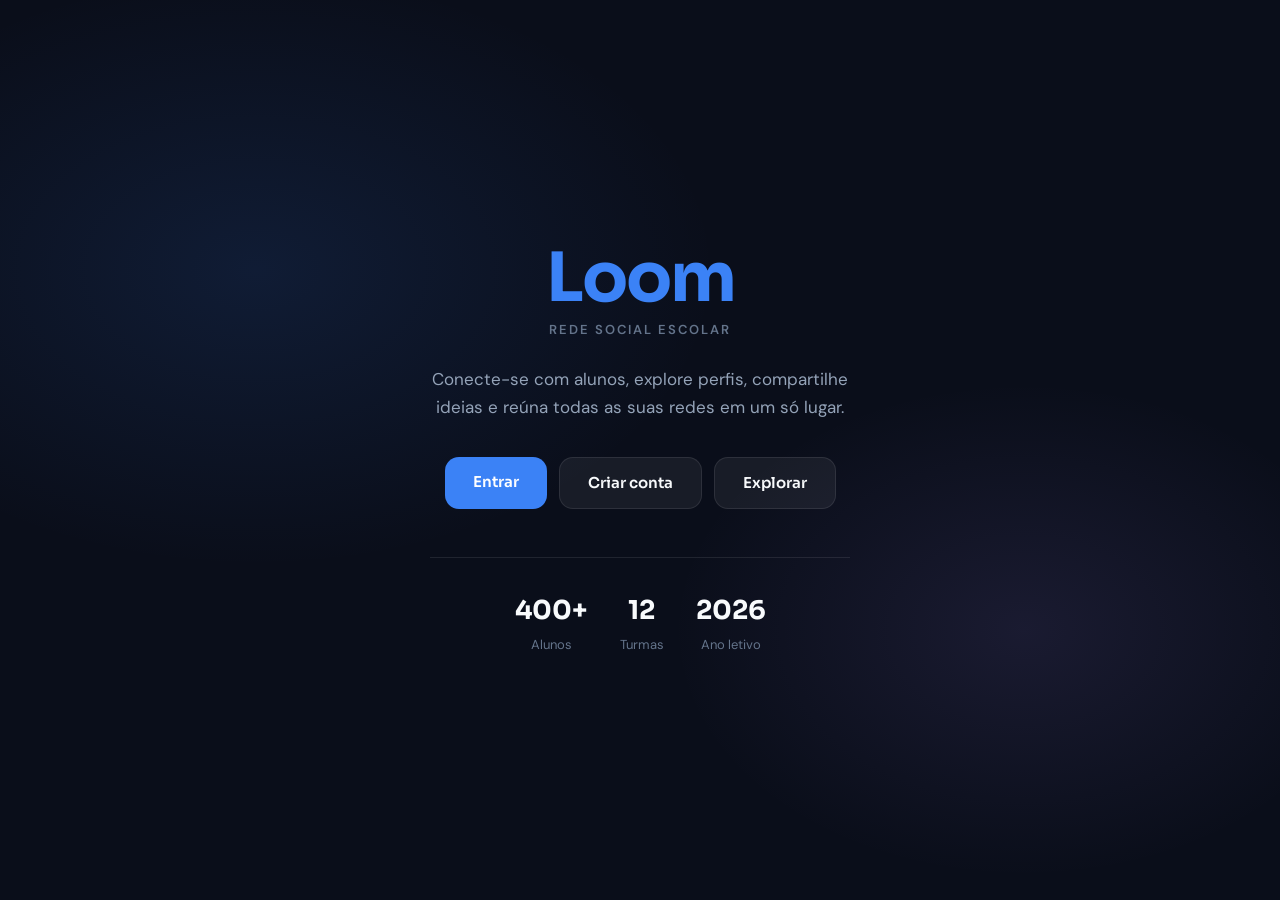
<file: index.html>
<!DOCTYPE html>
<html lang="pt-BR">
<head>
  <meta charset="UTF-8">
  <meta name="viewport" content="width=device-width, initial-scale=1.0">
  <title>Loom — Rede Social Escolar</title>
  <link rel="stylesheet" href="style.css">
</head>
<body class="home-body">

  <main class="home-container">
    <div class="logo-home">Loom</div>
    <p class="home-tagline">Rede Social Escolar</p>

    <p class="home-texto">
      Conecte-se com alunos, explore perfis, compartilhe ideias e reúna todas as suas redes em um só lugar.
    </p>

    <div class="home-botoes">
      <a href="login.html" class="btn-home btn-home-principal">Entrar</a>
      <a href="cadastro.html" class="btn-home btn-home-secundario">Criar conta</a>
      <a href="inicio.html" class="btn-home btn-home-secundario">Explorar</a>
    </div>

    <div class="home-stats">
      <div class="home-stat">
        <strong>400+</strong>
        <span>Alunos</span>
      </div>
      <div class="home-stat">
        <strong>12</strong>
        <span>Turmas</span>
      </div>
      <div class="home-stat">
        <strong>2026</strong>
        <span>Ano letivo</span>
      </div>
    </div>
  </main>

  <script src="script.js"></script>
</body>
</html>
</file>
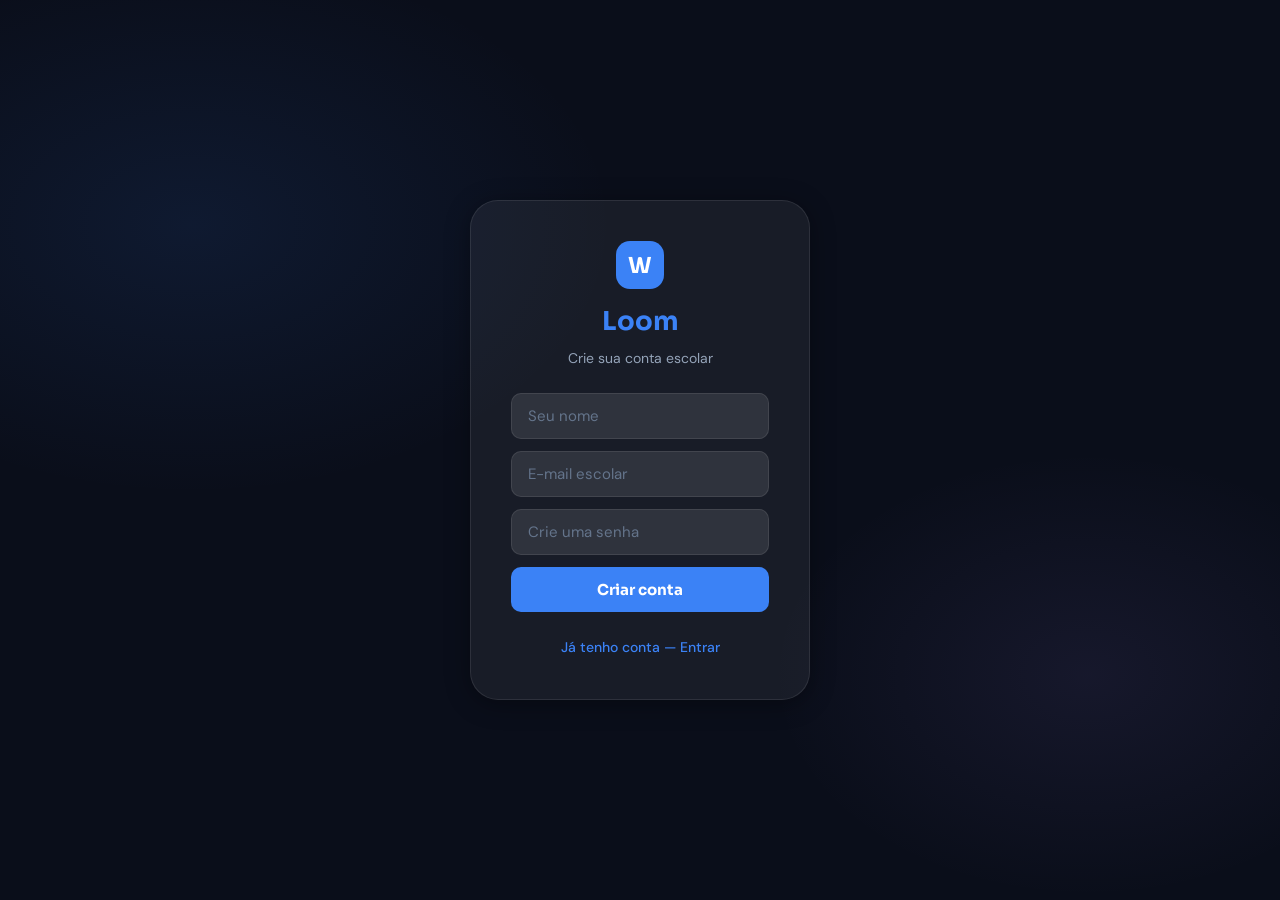
<file: cadastro.html>
<!DOCTYPE html>
<html lang="pt-BR">
<head>
  <meta charset="UTF-8">
  <meta name="viewport" content="width=device-width, initial-scale=1.0">
  <title>Loom — Cadastro</title>
  <link rel="stylesheet" href="style.css">
</head>
<body class="login-body">

  <div class="login-container">
    <div class="login-box">
      <div class="login-logo">
        <div class="logo-icon">W</div>
      </div>
      <h1>Loom</h1>
      <p>Crie sua conta escolar</p>

      <input type="text" id="nomeCadastro" placeholder="Seu nome">
      <input type="email" id="emailCadastro" placeholder="E-mail escolar">
      <input type="password" id="senhaCadastro" placeholder="Crie uma senha">

      <button onclick="fazerCadastro()">Criar conta</button>

      <a href="login.html" class="link">Já tenho conta — Entrar</a>
    </div>
  </div>

  <script src="script.js"></script>
</body>
</html>
</file>
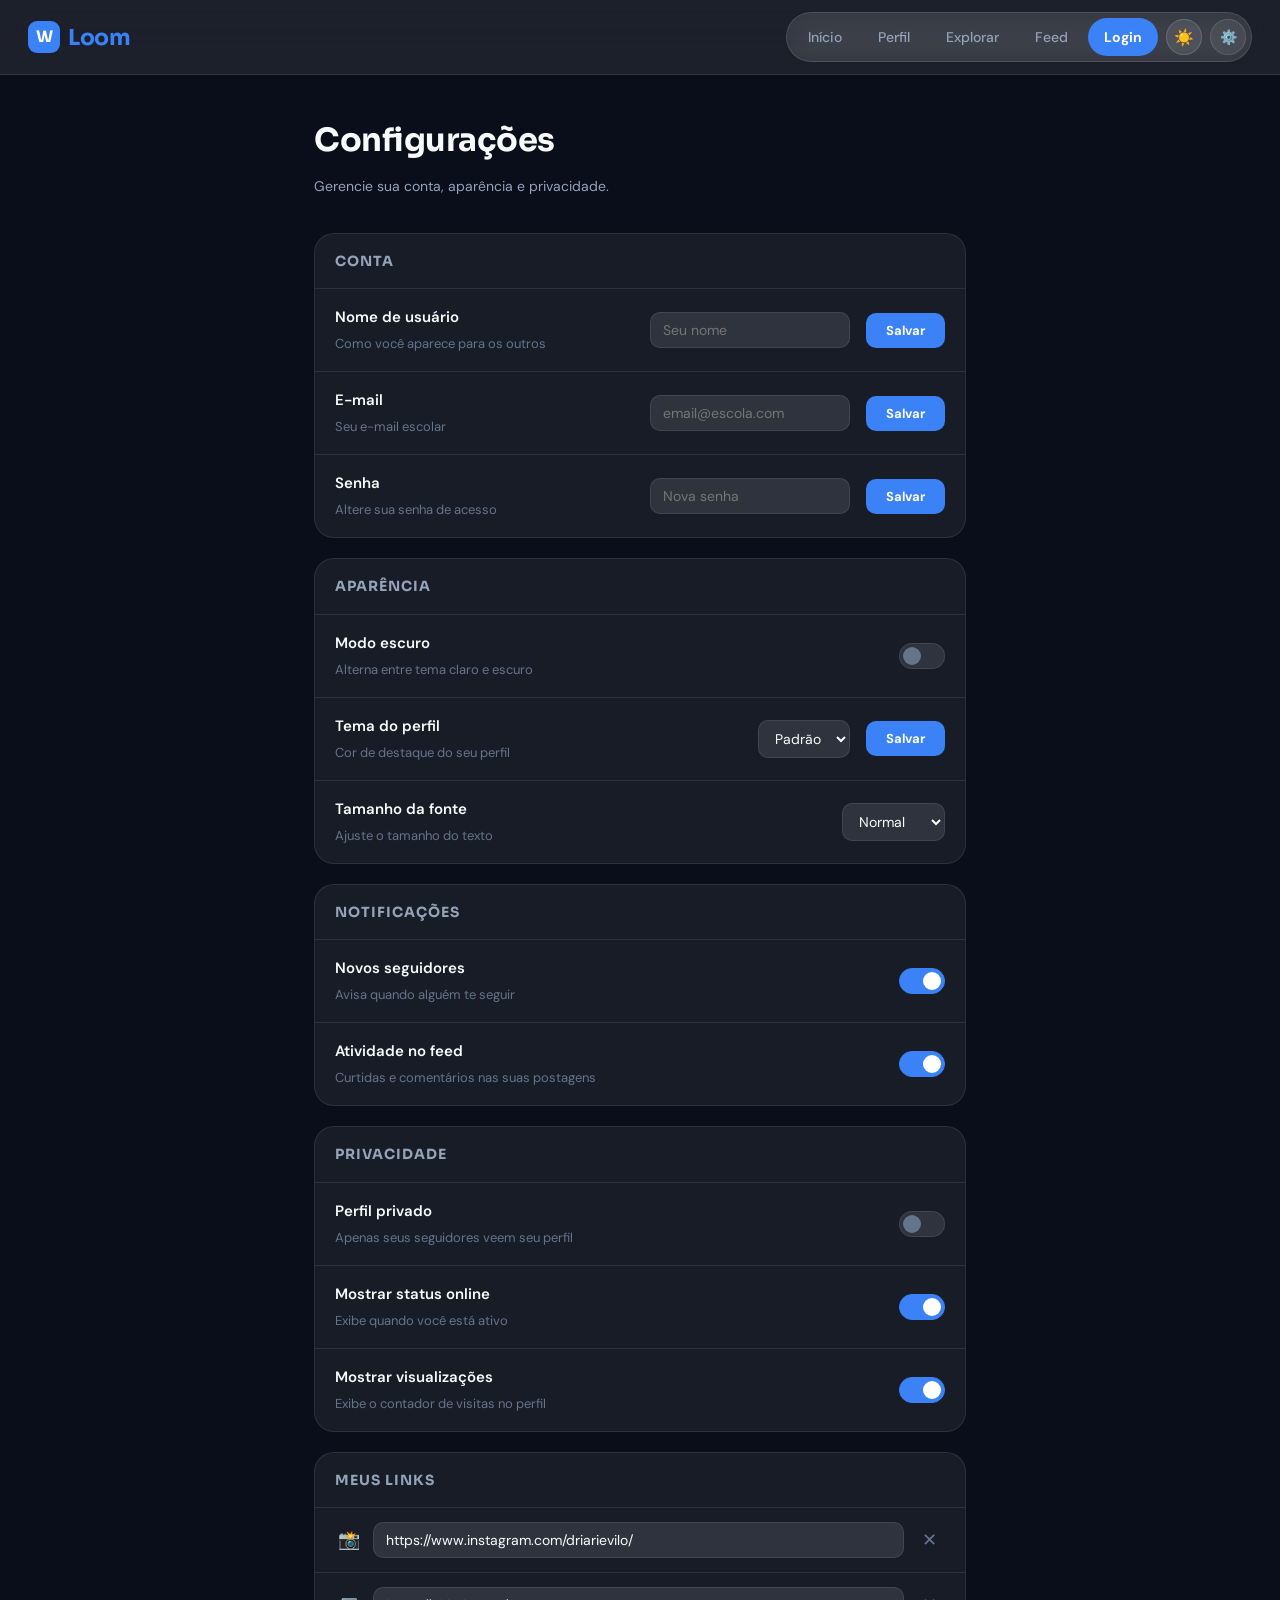
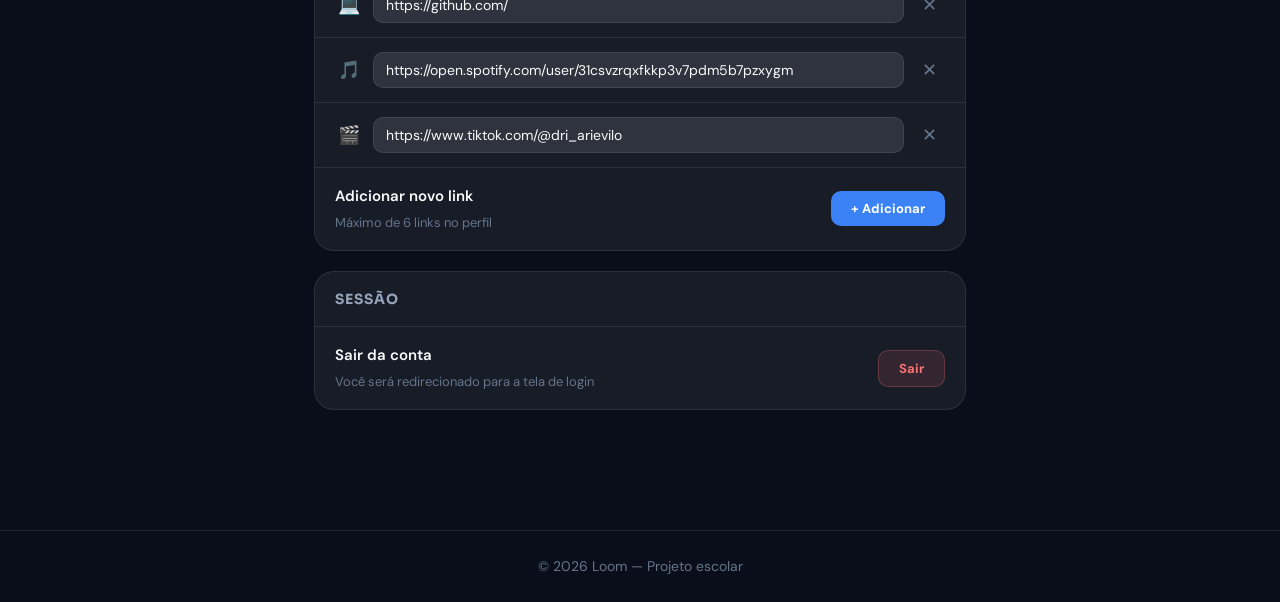
<file: configuracoes.html>
<!DOCTYPE html>
<html lang="pt-BR">
<head>
  <meta charset="UTF-8">
  <meta name="viewport" content="width=device-width, initial-scale=1.0">
  <title>Loom — Configurações</title>
  <link rel="stylesheet" href="style.css">
</head>
<body>

  <header class="topo">
    <a href="index.html" class="logo">
      <span class="logo-icon">W</span>
      Loom
    </a>
    <nav class="menu">
      <a href="inicio.html">Início</a>
      <a href="perfil.html">Perfil</a>
      <a href="explorar.html">Explorar</a>
      <a href="feed.html">Feed</a>
      <a href="login.html" class="btn-login">Login</a>
      <button class="theme-toggle" id="themeToggle" onclick="toggleTheme()">☀️</button>
      <a href="configuracoes.html" class="btn-config-header" title="Configurações">⚙️</a>
    </nav>
  </header>

  <main class="config-pagina">
    <h1>Configurações</h1>
    <p>Gerencie sua conta, aparência e privacidade.</p>

    <!-- CONTA -->
    <div class="config-secao">
      <div class="config-secao-titulo"> Conta</div>

      <div class="config-item">
        <div class="config-item-info">
          <label>Nome de usuário</label>
          <span>Como você aparece para os outros</span>
        </div>
        <input type="text" id="cfgNome" placeholder="Seu nome">
        <button class="btn-config-salvar" onclick="salvarNome()">Salvar</button>
      </div>

      <div class="config-item">
        <div class="config-item-info">
          <label>E-mail</label>
          <span>Seu e-mail escolar</span>
        </div>
        <input type="email" id="cfgEmail" placeholder="email@escola.com">
        <button class="btn-config-salvar" onclick="salvarEmail()">Salvar</button>
      </div>

      <div class="config-item">
        <div class="config-item-info">
          <label>Senha</label>
          <span>Altere sua senha de acesso</span>
        </div>
        <input type="password" id="cfgSenha" placeholder="Nova senha">
        <button class="btn-config-salvar" onclick="salvarSenha()">Salvar</button>
      </div>
    </div>

    <!-- APARÊNCIA -->
    <div class="config-secao">
      <div class="config-secao-titulo"> Aparência</div>

      <div class="config-item">
        <div class="config-item-info">
          <label>Modo escuro</label>
          <span>Alterna entre tema claro e escuro</span>
        </div>
        <label class="toggle">
          <input type="checkbox" id="toggleTema" onchange="toggleTheme()">
          <span class="toggle-slider"></span>
        </label>
      </div>

      <div class="config-item">
        <div class="config-item-info">
          <label>Tema do perfil</label>
          <span>Cor de destaque do seu perfil</span>
        </div>
        <select id="cfgTema" onchange="trocarTema(this.value)">
          <option value="padrao"> Padrão</option>
          <option value="rosa"> Rosa</option>
          <option value="verde"> Verde</option>
          <option value="roxo"> Roxo</option>
        </select>
        <button class="btn-config-salvar" onclick="salvarTema()">Salvar</button>
      </div>

      <div class="config-item">
        <div class="config-item-info">
          <label>Tamanho da fonte</label>
          <span>Ajuste o tamanho do texto</span>
        </div>
        <select id="cfgFonte" onchange="ajustarFonte(this.value)">
          <option value="14">Pequena</option>
          <option value="15" selected>Normal</option>
          <option value="17">Grande</option>
        </select>
      </div>
    </div>

    <!-- NOTIFICAÇÕES -->
    <div class="config-secao">
      <div class="config-secao-titulo"> Notificações</div>

      <div class="config-item">
        <div class="config-item-info">
          <label for="notifSeguidores">Novos seguidores</label>
          <span>Avisa quando alguém te seguir</span>
        </div>
        <label class="toggle">
          <input type="checkbox" id="notifSeguidores" checked>
          <span class="toggle-slider"></span>
        </label>
      </div>

      <div class="config-item">
        <div class="config-item-info">
          <label for="notifFeed">Atividade no feed</label>
          <span>Curtidas e comentários nas suas postagens</span>
        </div>
        <label class="toggle">
          <input type="checkbox" id="notifFeed" checked>
          <span class="toggle-slider"></span>
        </label>
      </div>
    </div>

    <!-- PRIVACIDADE -->
    <div class="config-secao">
      <div class="config-secao-titulo"> Privacidade</div>

      <div class="config-item">
        <div class="config-item-info">
          <label for="perfilPrivado">Perfil privado</label>
          <span>Apenas seus seguidores veem seu perfil</span>
        </div>
        <label class="toggle">
          <input type="checkbox" id="perfilPrivado">
          <span class="toggle-slider"></span>
        </label>
      </div>

      <div class="config-item">
        <div class="config-item-info">
          <label for="mostrarOnline">Mostrar status online</label>
          <span>Exibe quando você está ativo</span>
        </div>
        <label class="toggle">
          <input type="checkbox" id="mostrarOnline" checked>
          <span class="toggle-slider"></span>
        </label>
      </div>

      <div class="config-item">
        <div class="config-item-info">
          <label for="mostrarViews">Mostrar visualizações</label>
          <span>Exibe o contador de visitas no perfil</span>
        </div>
        <label class="toggle">
          <input type="checkbox" id="mostrarViews" checked>
          <span class="toggle-slider"></span>
        </label>
      </div>
    </div>

    <!-- LINKS -->
    <div class="config-secao">
      <div class="config-secao-titulo"> Meus Links</div>

      <div id="listaLinksConfig">
        <div class="config-link-item">
          <span class="emoji">📸</span>
          <input type="text" placeholder="Instagram — cole seu link aqui" value="https://www.instagram.com/driarievilo/">
          <button class="btn-remover-link" onclick="removerLink(this)">✕</button>
        </div>
        <div class="config-link-item">
          <span class="emoji">💻</span>
          <input type="text" placeholder="GitHub — cole seu link aqui" value="https://github.com/">
          <button class="btn-remover-link" onclick="removerLink(this)">✕</button>
        </div>
        <div class="config-link-item">
          <span class="emoji">🎵</span>
          <input type="text" placeholder="Spotify — cole seu link aqui" value="https://open.spotify.com/user/31csvzrqxfkkp3v7pdm5b7pzxygm">
          <button class="btn-remover-link" onclick="removerLink(this)">✕</button>
        </div>
        <div class="config-link-item">
          <span class="emoji">🎬</span>
          <input type="text" placeholder="TikTok — cole seu link aqui" value="https://www.tiktok.com/@dri_arievilo">
          <button class="btn-remover-link" onclick="removerLink(this)">✕</button>
        </div>
      </div>

      <div class="config-item" style="border-top: 1px solid var(--border);">
        <div class="config-item-info">
          <label>Adicionar novo link</label>
          <span>Máximo de 6 links no perfil</span>
        </div>
        <button class="btn-config-salvar" onclick="adicionarLink()">+ Adicionar</button>
      </div>
    </div>

    <!-- SESSÃO -->
    <div class="config-secao">
      <div class="config-secao-titulo"> Sessão</div>

      <div class="config-item">
        <div class="config-item-info">
          <label>Sair da conta</label>
          <span>Você será redirecionado para a tela de login</span>
        </div>
        <button class="btn-config-perigo" onclick="sairDaConta()">Sair</button>
      </div>
    </div>

  </main>

  <footer class="rodape">
    <p>© 2026 Loom — Projeto escolar</p>
  </footer>

  <script src="script.js"></script>
  <script>
    /* ── INIT CONFIGS ── */
    document.addEventListener("DOMContentLoaded", function () {
      const nome = localStorage.getItem("wrmNome") || "";
      const email = localStorage.getItem("wrmEmail") || "";
      const tema = localStorage.getItem("temaPerfil") || "padrao";
      const isLight = document.body.classList.contains("light");

      if (nome) document.getElementById("cfgNome").value = nome;
      if (email) document.getElementById("cfgEmail").value = email;
      document.getElementById("cfgTema").value = tema;
      document.getElementById("toggleTema").checked = isLight;

      const fonte = localStorage.getItem("wrmFonte") || "15";
      document.getElementById("cfgFonte").value = fonte;

      document.getElementById("perfilPrivado").checked = localStorage.getItem("wrmPrivado") === "true";
      document.getElementById("mostrarOnline").checked = localStorage.getItem("wrmOnline") !== "false";
      document.getElementById("mostrarViews").checked = localStorage.getItem("wrmViews") !== "false";
      document.getElementById("notifSeguidores").checked = localStorage.getItem("wrmNotifSeg") !== "false";
      document.getElementById("notifFeed").checked = localStorage.getItem("wrmNotifFeed") !== "false";

      document.getElementById("perfilPrivado").addEventListener("change", e => {
        localStorage.setItem("wrmPrivado", e.target.checked);
        showToast(e.target.checked ? "Perfil privado ativado." : "Perfil público.", "success");
      });
      document.getElementById("mostrarOnline").addEventListener("change", e => {
        localStorage.setItem("wrmOnline", e.target.checked);
        showToast("Preferência salva!", "success");
      });
      document.getElementById("mostrarViews").addEventListener("change", e => {
        localStorage.setItem("wrmViews", e.target.checked);
        showToast("Preferência salva!", "success");
      });
      document.getElementById("notifSeguidores").addEventListener("change", e => {
        localStorage.setItem("wrmNotifSeg", e.target.checked);
        showToast("Preferência salva!", "success");
      });
      document.getElementById("notifFeed").addEventListener("change", e => {
        localStorage.setItem("wrmNotifFeed", e.target.checked);
        showToast("Preferência salva!", "success");
      });
    });

    function salvarNome() {
      const val = document.getElementById("cfgNome").value.trim();
      if (!val) { showToast("Digite um nome!", "error"); return; }
      localStorage.setItem("wrmNome", val);
      showToast("✔ Nome atualizado!", "success");
    }

    function salvarEmail() {
      const val = document.getElementById("cfgEmail").value.trim();
      if (!val) { showToast("Digite um e-mail!", "error"); return; }
      localStorage.setItem("wrmEmail", val);
      showToast("✔ E-mail atualizado!", "success");
    }

    function salvarSenha() {
      const val = document.getElementById("cfgSenha").value;
      if (val.length < 6) { showToast("Senha muito curta!", "error"); return; }
      showToast("✔ Senha alterada!", "success");
      document.getElementById("cfgSenha").value = "";
    }

    function ajustarFonte(tamanho) {
      document.body.style.fontSize = tamanho + "px";
      localStorage.setItem("wrmFonte", tamanho);
      showToast("✔ Fonte ajustada!", "success");
    }

    function adicionarLink() {
      const lista = document.getElementById("listaLinksConfig");
      const itens = lista.querySelectorAll(".config-link-item");
      if (itens.length >= 6) { showToast("Máximo de 6 links!", "error"); return; }
      const div = document.createElement("div");
      div.className = "config-link-item";
      div.innerHTML = `
        <span class="emoji">🔗</span>
        <input type="text" placeholder="Cole seu link aqui">
        <button class="btn-remover-link" onclick="removerLink(this)">✕</button>
      `;
      lista.appendChild(div);
    }

    function removerLink(btn) {
      btn.closest(".config-link-item").remove();
      showToast("Link removido.", "");
    }

    function sairDaConta() {
      localStorage.removeItem("wrmLogado");
      showToast("Até logo!", "");
      setTimeout(() => window.location.href = "login.html", 800);
    }
  </script>
</body>
</html>
</file>
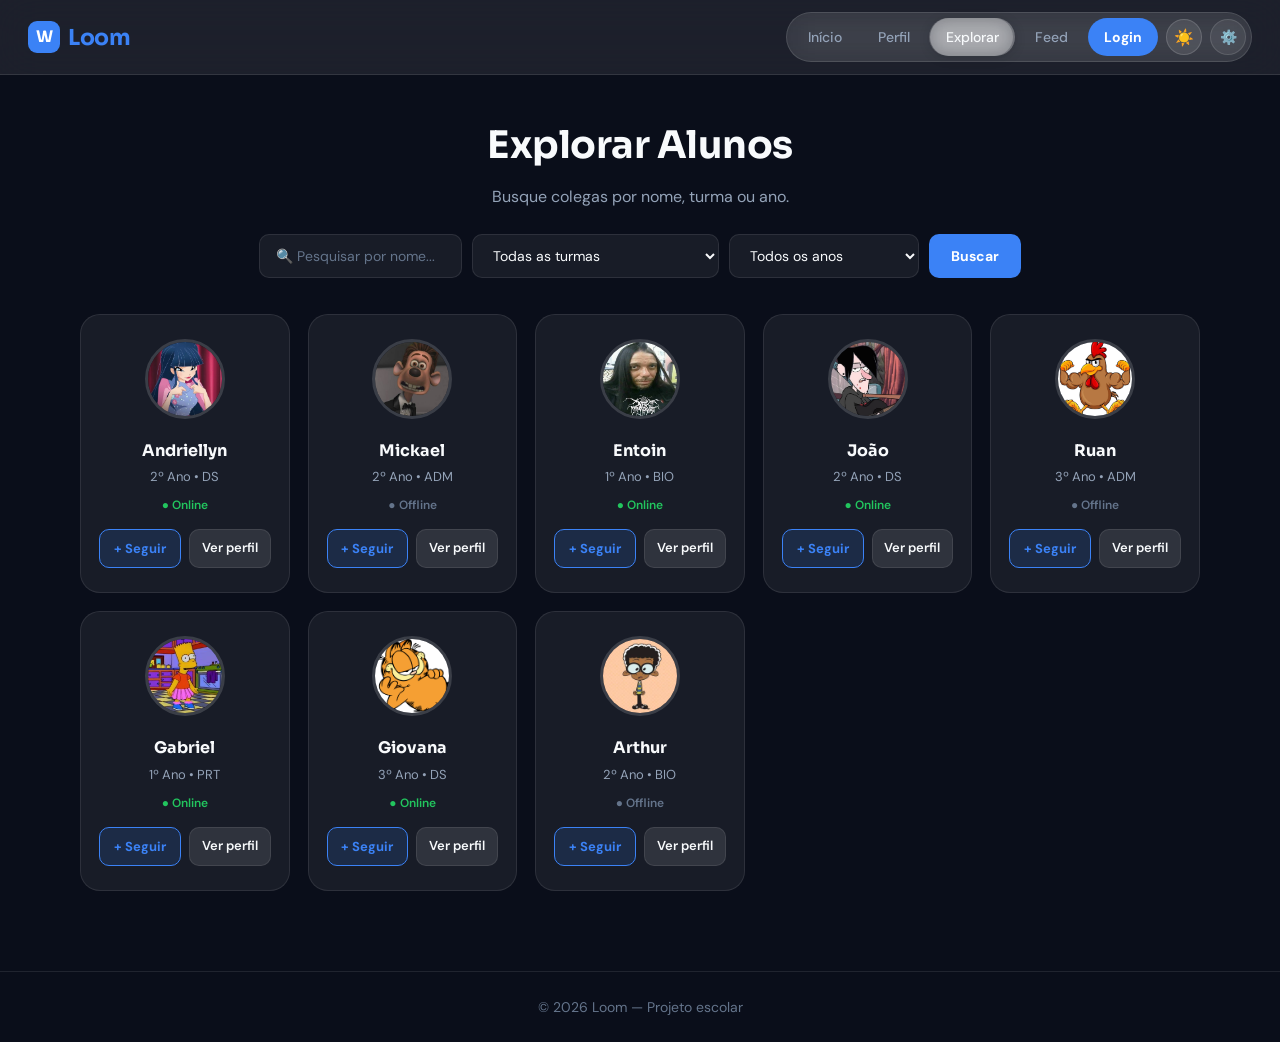
<file: explorar.html>
<!DOCTYPE html>
<html lang="pt-BR">
<head>
  <meta charset="UTF-8">
  <meta name="viewport" content="width=device-width, initial-scale=1.0">
  <title>Loom — Explorar</title>
  <link rel="stylesheet" href="style.css">
</head>
<body>

  <header class="topo">
    <a href="index.html" class="logo">
      <span class="logo-icon">W</span>
      Loom
    </a>
    <nav class="menu">
      <a href="inicio.html">Início</a>
      <a href="perfil.html">Perfil</a>
      <a href="explorar.html" class="active">Explorar</a>
      <a href="feed.html">Feed</a>
      <a href="login.html" class="btn-login">Login</a>
      <button class="theme-toggle" id="themeToggle" onclick="toggleTheme()">☀️</button>
      <a href="configuracoes.html" class="btn-config-header" title="Configurações">⚙️</a>
    </nav>
  </header>

  <main class="pagina-explorar">
    <section class="explorar-topo">
      <h1>Explorar Alunos</h1>
      <p>Busque colegas por nome, turma ou ano.</p>

      <div class="filtros">
        <input type="text" id="pesquisa" placeholder="🔍 Pesquisar por nome...">

        <select id="filtroTurma">
          <option value="">Todas as turmas</option>
          <option value="DS">Desenvolvimento de Sistemas</option>
          <option value="ADM">Administração</option>
          <option value="PRT">Portos</option>
          <option value="BIO">Bioeconomia</option>
        </select>

        <select id="filtroAno">
          <option value="">Todos os anos</option>
          <option value="1">1º Ano</option>
          <option value="2">2º Ano</option>
          <option value="3">3º Ano</option>
        </select>

        <button onclick="filtrarAlunos()">Buscar</button>
      </div>
    </section>

    <p id="semResultados" style="display:none;text-align:center;color:var(--text-muted);padding:30px 0;font-size:16px;">
      Nenhum aluno encontrado com esses filtros.
    </p>

    <section class="grid-alunos" id="listaAlunos">

      <div class="aluno-card" data-nome="Andriellyn" data-turma="DS" data-ano="2">
        <img src="img/musa.jpg" alt="Andriellyn" onerror="this.src='img/musa.jpg';">
        <h3>Andriellyn</h3>
        <p>2º Ano • DS</p>
        <span class="status-card online-texto">● Online</span>
        <div class="aluno-acoes">
          <button class="btn-seguir" onclick="seguirAluno(this)">+ Seguir</button>
          <a href="perfil.html" class="btn-ver-perfil">Ver perfil</a>
        </div>
      </div>

      <div class="aluno-card" data-nome="Mickael" data-turma="ADM" data-ano="2">
        <img src="img/ratopor.jpg" alt="Mickael" onerror="this.src='img/ratopor.jpg';">
        <h3>Mickael</h3>
        <p>2º Ano • ADM</p>
        <span class="status-card offline-texto">● Offline</span>
        <div class="aluno-acoes">
          <button class="btn-seguir" onclick="seguirAluno(this)">+ Seguir</button>
          <a href="perfil.html" class="btn-ver-perfil">Ver perfil</a>
        </div>
      </div>

      <div class="aluno-card" data-nome="Entoin" data-turma="BIO" data-ano="1">
        <img src="img/bluez.jpg" alt="Entoin" onerror="this.src='img/bluez.jpg';">
        <h3>Entoin</h3>
        <p>1º Ano • BIO</p>
        <span class="status-card online-texto">● Online</span>
        <div class="aluno-acoes">
          <button class="btn-seguir" onclick="seguirAluno(this)">+ Seguir</button>
          <a href="perfil.html" class="btn-ver-perfil">Ver perfil</a>
        </div>
      </div>

      <div class="aluno-card" data-nome="João" data-turma="DS" data-ano="2">
        <img src="img/joao.jpg" alt="João" onerror="this.src='img/joao.jpg';">
        <h3>João</h3>
        <p>2º Ano • DS</p>
        <span class="status-card online-texto">● Online</span>
        <div class="aluno-acoes">
          <button class="btn-seguir" onclick="seguirAluno(this)">+ Seguir</button>
          <a href="perfil.html" class="btn-ver-perfil">Ver perfil</a>
        </div>
      </div>

      <div class="aluno-card" data-nome="Ruan" data-turma="ADM" data-ano="3">
        <img src="img/rua.jpg" alt="Ruan" onerror="this.src='img/rua.jpg';">
        <h3>Ruan</h3>
        <p>3º Ano • ADM</p>
        <span class="status-card offline-texto">● Offline</span>
        <div class="aluno-acoes">
          <button class="btn-seguir" onclick="seguirAluno(this)">+ Seguir</button>
          <a href="perfil.html" class="btn-ver-perfil">Ver perfil</a>
        </div>
      </div>

      <div class="aluno-card" data-nome="Gabriel" data-turma="PRT" data-ano="1">
        <img src="img/gabriel.jpg" alt="Gabriel" onerror="this.src='img/gabriel.jpg';">
        <h3>Gabriel</h3>
        <p>1º Ano • PRT</p>
        <span class="status-card online-texto">● Online</span>
        <div class="aluno-acoes">
          <button class="btn-seguir" onclick="seguirAluno(this)">+ Seguir</button>
          <a href="perfil.html" class="btn-ver-perfil">Ver perfil</a>
        </div>
      </div>

      <div class="aluno-card" data-nome="Giovana" data-turma="DS" data-ano="3">
        <img src="img/gio.png" alt="Giovana" onerror="this.src='img/gio.png';">
        <h3>Giovana</h3>
        <p>3º Ano • DS</p>
        <span class="status-card online-texto">● Online</span>
        <div class="aluno-acoes">
          <button class="btn-seguir" onclick="seguirAluno(this)">+ Seguir</button>
          <a href="perfil.html" class="btn-ver-perfil">Ver perfil</a>
        </div>
      </div>

      <div class="aluno-card" data-nome="Arthur" data-turma="BIO" data-ano="2">
        <img src="img/arthur.jpg" alt="Arthur" onerror="this.src='img/arthur.jpg';">
        <h3>Arthur</h3>
        <p>2º Ano • BIO</p>
        <span class="status-card offline-texto">● Offline</span>
        <div class="aluno-acoes">
          <button class="btn-seguir" onclick="seguirAluno(this)">+ Seguir</button>
          <a href="perfil.html" class="btn-ver-perfil">Ver perfil</a>
        </div>
      </div>

    </section>
  </main>

  <footer class="rodape">
    <p>© 2026 Loom — Projeto escolar</p>
  </footer>

  <script src="script.js"></script>
</body>
</html>
</file>
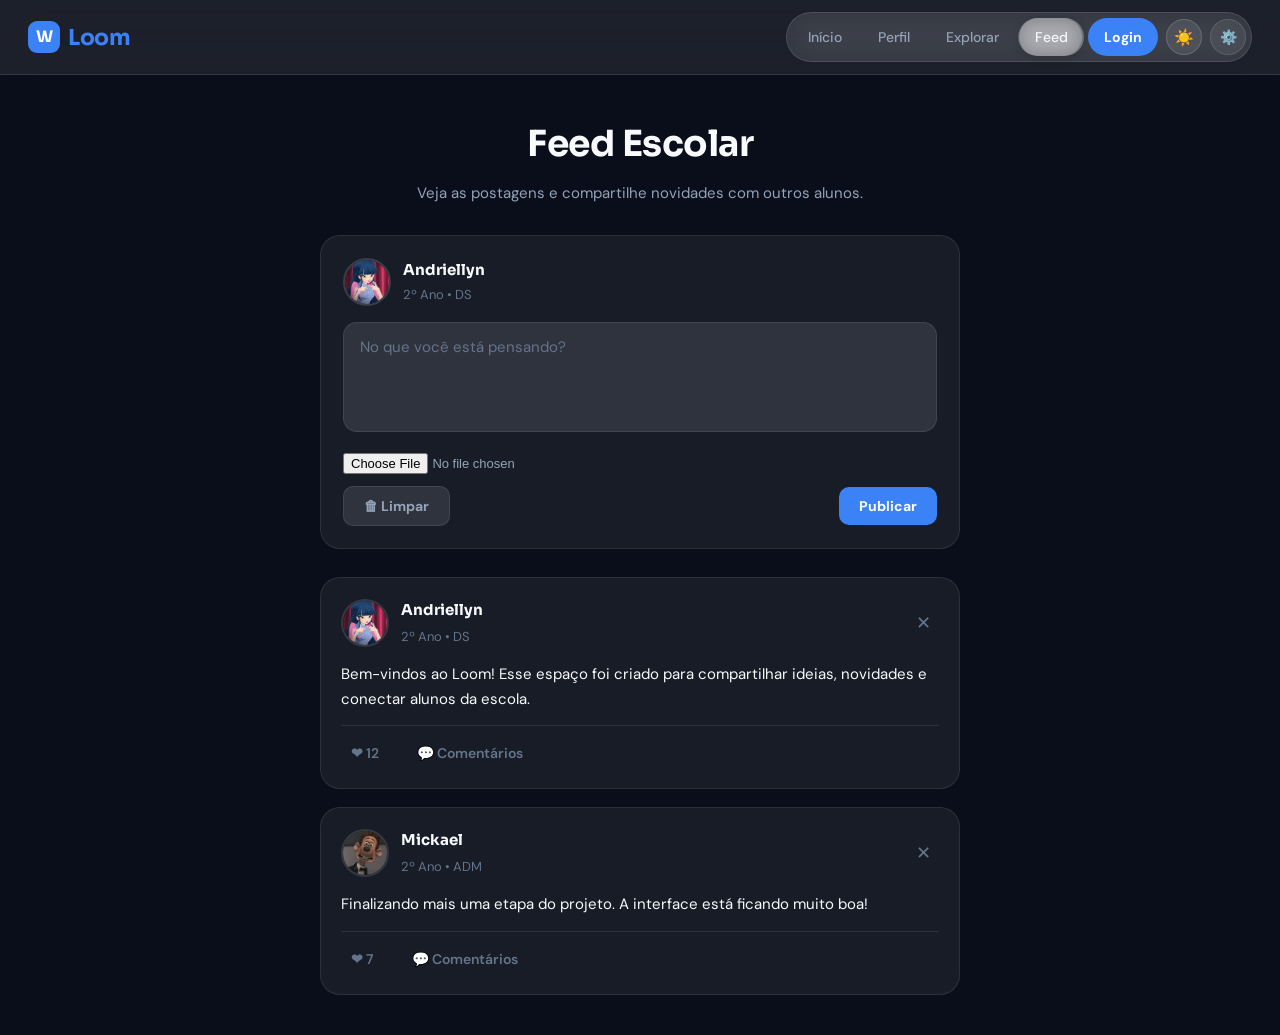
<file: feed.html>
<!DOCTYPE html>
<html lang="pt-BR">
<head>
  <meta charset="UTF-8">
  <meta name="viewport" content="width=device-width, initial-scale=1.0">
  <title>Loom — Feed</title>
  <link rel="stylesheet" href="style.css">
</head>
<body>

  <header class="topo">
    <a href="index.html" class="logo">
      <span class="logo-icon">W</span>
      Loom
    </a>
    <nav class="menu">
      <a href="inicio.html">Início</a>
      <a href="perfil.html">Perfil</a>
      <a href="explorar.html">Explorar</a>
      <a href="feed.html" class="active">Feed</a>
      <a href="login.html" class="btn-login">Login</a>
      <button class="theme-toggle" id="themeToggle" onclick="toggleTheme()">☀️</button>
      <a href="configuracoes.html" class="btn-config-header" title="Configurações">⚙️</a>
    </nav>
  </header>

  <main class="feed-pagina">

    <section class="feed-topo">
      <h1>Feed Escolar</h1>
      <p>Veja as postagens e compartilhe novidades com outros alunos.</p>
    </section>

    <!-- Criar postagem -->
    <section class="criar-postagem">
      <div class="criar-topo">
        <img src="img/musa.jpg" alt="Minha foto" onerror="this.src='img/musa.jpg';">
        <div>
          <h3>Andriellyn</h3>
          <span>2º Ano • DS</span>
        </div>
      </div>

      <textarea id="textoPostagem" placeholder="No que você está pensando?"></textarea>
      <input type="file" id="imagemPostagem" accept="image/*">

      <div class="acoes-postagem">
        <button class="btn-limpar-post" onclick="limparPostagem()">🗑 Limpar</button>
        <button class="btn-publicar" onclick="criarPostagem()"> Publicar</button>
      </div>
    </section>

    <!-- Lista de postagens -->
    <section class="lista-postagens" id="listaPostagens">

      <div class="post-card">
        <div class="post-topo-card">
          <div class="post-topo-info">
            <img src="img/musa.jpg" alt="Foto" onerror="this.src='img/musa.jpg';">
            <div>
              <h3>Andriellyn</h3>
              <span>2º Ano • DS</span>
            </div>
          </div>
          <button class="btn-excluir-post" onclick="excluirPost(this)" title="Excluir postagem">✕</button>
        </div>

        <p class="post-texto">
          Bem-vindos ao Loom! Esse espaço foi criado para compartilhar ideias, novidades e conectar alunos da escola.
        </p>

        <div class="post-acoes">
          <button onclick="curtirPost(this)" data-count="12" data-curtido="0">❤ 12</button>
          <button onclick="mostrarComentarios(this)">💬 Comentários</button>
        </div>

        <div class="comentarios" style="display: none;">
          <div class="lista-comentarios">
            <p><strong style="color:var(--accent)">Mickael</strong> Que projeto incrível! </p>
          </div>
          <div class="comentario-row">
            <input type="text" placeholder="Escreva um comentário..." class="input-comentario">
            <button class="btn-enviar-comentario" onclick="comentarPost(this)">Enviar</button>
          </div>
        </div>
      </div>

      <div class="post-card">
        <div class="post-topo-card">
          <div class="post-topo-info">
            <img src="img/ratopor.jpg" alt="Foto" onerror="this.src='img/ratopor.jpg';">
            <div>
              <h3>Mickael</h3>
              <span>2º Ano • ADM</span>
            </div>
          </div>
          <button class="btn-excluir-post" onclick="excluirPost(this)" title="Excluir postagem">✕</button>
        </div>

        <p class="post-texto">
          Finalizando mais uma etapa do projeto. A interface está ficando muito boa! 
        </p>

        <div class="post-acoes">
          <button onclick="curtirPost(this)" data-count="7" data-curtido="0">❤ 7</button>
          <button onclick="mostrarComentarios(this)">💬 Comentários</button>
        </div>

        <div class="comentarios" style="display: none;">
          <div class="lista-comentarios"></div>
          <div class="comentario-row">
            <input type="text" placeholder="Escreva um comentário..." class="input-comentario">
            <button class="btn-enviar-comentario" onclick="comentarPost(this)">Enviar</button>
          </div>
        </div>
      </div>

    </section>
  </main>

  <script src="script.js"></script>
</body>
</html>
</file>
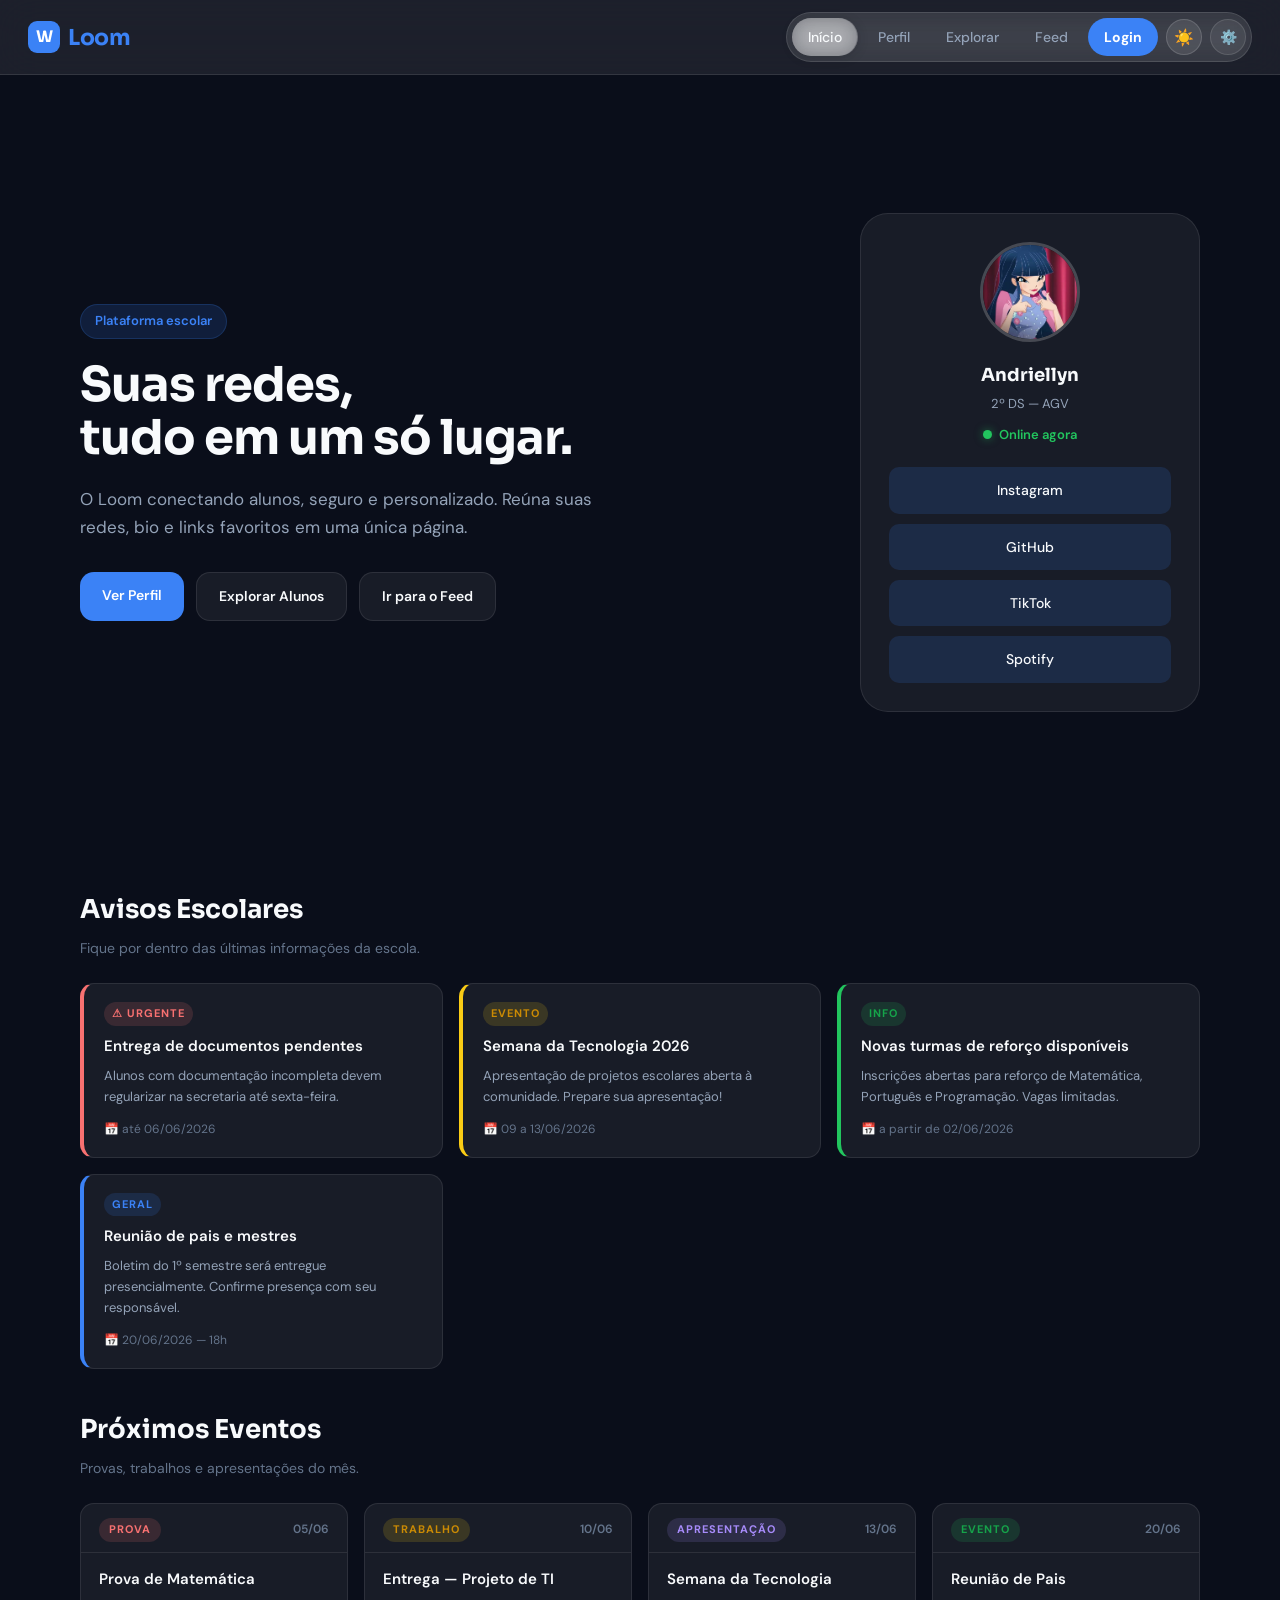
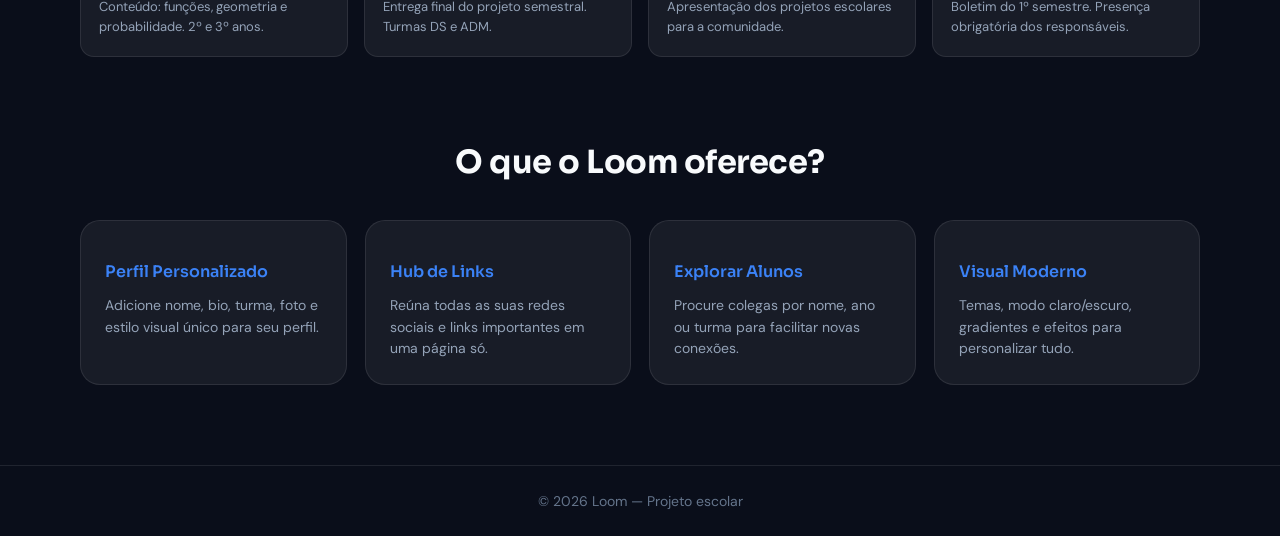
<file: inicio.html>
<!DOCTYPE html>
<html lang="pt-BR">
<head>
  <meta charset="UTF-8">
  <meta name="viewport" content="width=device-width, initial-scale=1.0">
  <title>Loom — Início</title>
  <link rel="stylesheet" href="style.css">
</head>
<body>

  <header class="topo">
    <a href="index.html" class="logo">
      <span class="logo-icon">W</span>
      Loom
    </a>
    <nav class="menu">
      <a href="inicio.html" class="active">Início</a>
      <a href="perfil.html">Perfil</a>
      <a href="explorar.html">Explorar</a>
      <a href="feed.html">Feed</a>
      <a href="login.html" class="btn-login">Login</a>
      <button class="theme-toggle" id="themeToggle" onclick="toggleTheme()">☀️</button>
      <a href="configuracoes.html" class="btn-config-header" title="Configurações">⚙️</a>
    </nav>
  </header>

  <main class="hero">
    <section class="hero-texto">
      <span class="tag"> Plataforma escolar</span>

      <h1>Suas redes,<br>tudo em um só lugar.</h1>

      <p>
        O Loom conectando alunos, seguro e personalizado. Reúna suas redes, bio e links favoritos em uma única página.
      </p>

      <div class="botoes-hero">
        <a href="perfil.html" class="btn principal">Ver Perfil</a>
        <a href="explorar.html" class="btn secundario">Explorar Alunos</a>
        <a href="feed.html" class="btn secundario">Ir para o Feed</a>
      </div>
    </section>

    <section class="hero-card">
      <div class="mini-perfil">
        <img src="img/musa.jpg" alt="Foto do aluno" onerror="this.src='img/musa.jpg';">
        <h2>Andriellyn</h2>
        <p>2º DS — AGV</p>
        <div class="status">
          <span class="bolinha online"></span>
          <span style="font-size:13px;color:var(--green);font-weight:600;">Online agora</span>
        </div>
      </div>

      <div class="mini-links">
        <a href="https://www.instagram.com/driarievilo/" target="_blank" rel="noopener noreferrer"> Instagram</a>
        <a href="https://github.com/" target="_blank" rel="noopener noreferrer"> GitHub</a>
        <a href="https://www.tiktok.com/@dri_arievilo" target="_blank" rel="noopener noreferrer"> TikTok</a>
        <a href="https://open.spotify.com/user/31csvzrqxfkkp3v7pdm5b7pzxygm" target="_blank" rel="noopener noreferrer"> Spotify</a>
      </div>
    </section>
  </main>

  <section class="avisos-section">
    <h2>Avisos Escolares</h2>
    <p class="secao-sub">Fique por dentro das últimas informações da escola.</p>

    <div class="avisos-grid">
      <div class="aviso-card urgente">
        <span class="aviso-badge badge-urgente">⚠ Urgente</span>
        <div class="aviso-titulo">Entrega de documentos pendentes</div>
        <div class="aviso-desc">Alunos com documentação incompleta devem regularizar na secretaria até sexta-feira.</div>
        <div class="aviso-data">📅 até 06/06/2026</div>
      </div>

      <div class="aviso-card evento">
        <span class="aviso-badge badge-evento"> Evento</span>
        <div class="aviso-titulo">Semana da Tecnologia 2026</div>
        <div class="aviso-desc">Apresentação de projetos escolares aberta à comunidade. Prepare sua apresentação!</div>
        <div class="aviso-data">📅 09 a 13/06/2026</div>
      </div>

      <div class="aviso-card info">
        <span class="aviso-badge badge-info"> Info</span>
        <div class="aviso-titulo">Novas turmas de reforço disponíveis</div>
        <div class="aviso-desc">Inscrições abertas para reforço de Matemática, Português e Programação. Vagas limitadas.</div>
        <div class="aviso-data">📅 a partir de 02/06/2026</div>
      </div>

      <div class="aviso-card">
        <span class="aviso-badge badge-normal"> Geral</span>
        <div class="aviso-titulo">Reunião de pais e mestres</div>
        <div class="aviso-desc">Boletim do 1º semestre será entregue presencialmente. Confirme presença com seu responsável.</div>
        <div class="aviso-data">📅 20/06/2026 — 18h</div>
      </div>
    </div>
  </section>

  <!-- EVENTOS / PROVAS -->
  <section class="eventos-section">
    <h2>Próximos Eventos</h2>
    <p class="secao-sub">Provas, trabalhos e apresentações do mês.</p>

    <div class="eventos-grid">
      <div class="evento-card">
        <div class="evento-header">
          <span class="evento-tipo tipo-prova">Prova</span>
          <span class="evento-data">05/06</span>
        </div>
        <div class="evento-body">
          <div class="evento-titulo">Prova de Matemática</div>
          <div class="evento-desc">Conteúdo: funções, geometria e probabilidade. 2º e 3º anos.</div>
        </div>
      </div>

      <div class="evento-card">
        <div class="evento-header">
          <span class="evento-tipo tipo-trabalho">Trabalho</span>
          <span class="evento-data">10/06</span>
        </div>
        <div class="evento-body">
          <div class="evento-titulo">Entrega — Projeto de TI</div>
          <div class="evento-desc">Entrega final do projeto semestral. Turmas DS e ADM.</div>
        </div>
      </div>

      <div class="evento-card">
        <div class="evento-header">
          <span class="evento-tipo tipo-apresentacao">Apresentação</span>
          <span class="evento-data">13/06</span>
        </div>
        <div class="evento-body">
          <div class="evento-titulo">Semana da Tecnologia</div>
          <div class="evento-desc">Apresentação dos projetos escolares para a comunidade.</div>
        </div>
      </div>

      <div class="evento-card">
        <div class="evento-header">
          <span class="evento-tipo tipo-evento">Evento</span>
          <span class="evento-data">20/06</span>
        </div>
        <div class="evento-body">
          <div class="evento-titulo">Reunião de Pais</div>
          <div class="evento-desc">Boletim do 1º semestre. Presença obrigatória dos responsáveis.</div>
        </div>
      </div>
    </div>
  </section>

  <!-- O QUE O Loom OFERECE -->
  <section class="beneficios">
    <h2>O que o Loom oferece?</h2>
    <div class="grid-cards">
      <div class="card">
        <span class="card-icon"></span>
        <h3>Perfil Personalizado</h3>
        <p>Adicione nome, bio, turma, foto e estilo visual único para seu perfil.</p>
      </div>
      <div class="card">
        <span class="card-icon"></span>
        <h3>Hub de Links</h3>
        <p>Reúna todas as suas redes sociais e links importantes em uma página só.</p>
      </div>
      <div class="card">
        <span class="card-icon"></span>
        <h3>Explorar Alunos</h3>
        <p>Procure colegas por nome, ano ou turma para facilitar novas conexões.</p>
      </div>
      <div class="card">
        <span class="card-icon"></span>
        <h3>Visual Moderno</h3>
        <p>Temas, modo claro/escuro, gradientes e efeitos para personalizar tudo.</p>
      </div>
    </div>
  </section>

  <footer class="rodape">
    <p>© 2026 Loom — Projeto escolar</p>
  </footer>

  <script src="script.js"></script>
</body>
</html>
</file>
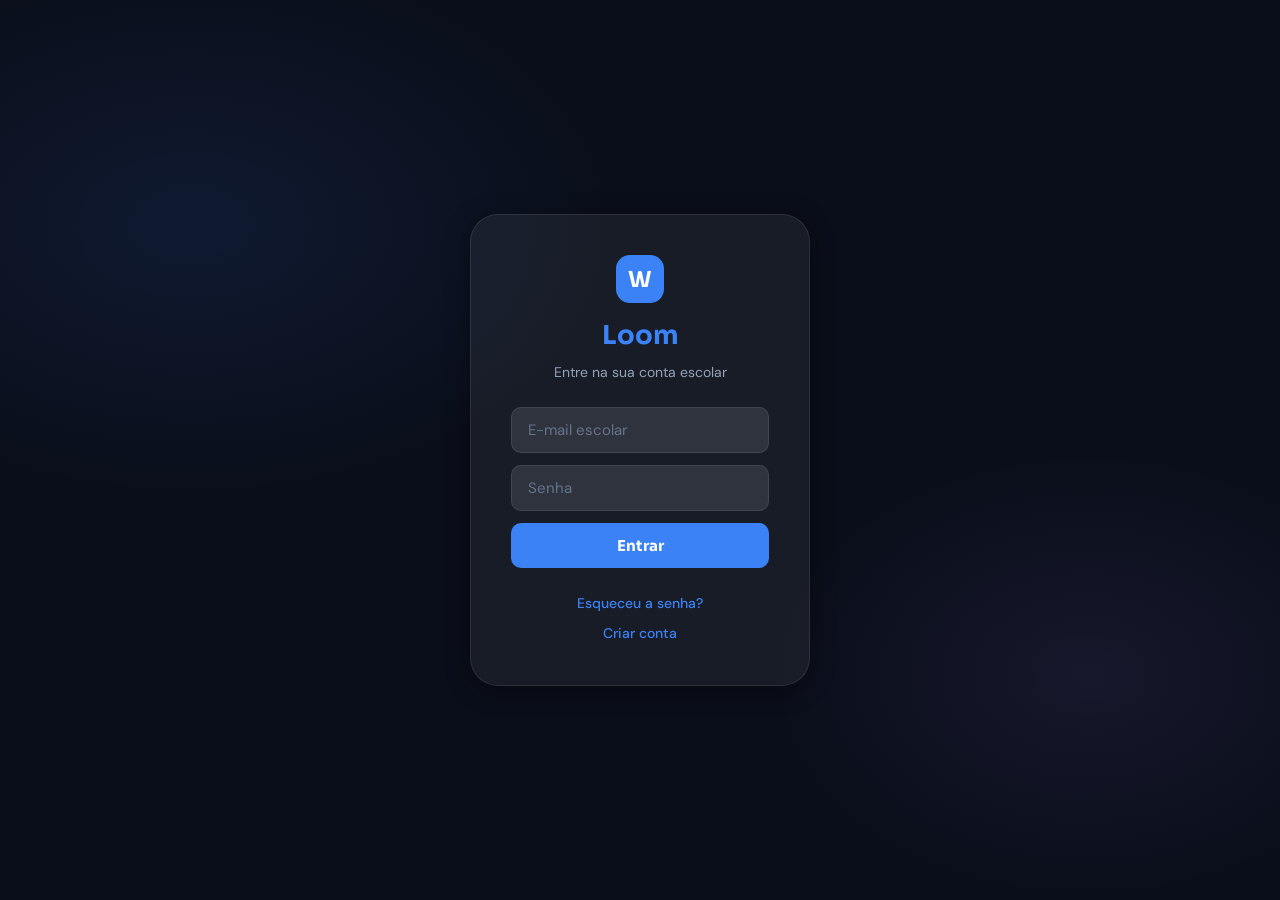
<file: login.html>
<!DOCTYPE html>
<html lang="pt-BR">
<head>
  <meta charset="UTF-8">
  <meta name="viewport" content="width=device-width, initial-scale=1.0">
  <title>Loom — Login</title>
  <link rel="stylesheet" href="style.css">
</head>
<body class="login-body">

  <div class="login-container">
    <div class="login-box">
      <div class="login-logo">
        <div class="logo-icon">W</div>
      </div>
      <h1>Loom</h1>
      <p>Entre na sua conta escolar</p>

      <input type="email" id="email" placeholder="E-mail escolar">
      <input type="password" id="senha" placeholder="Senha">

      <button onclick="fazerLogin()">Entrar</button>

      <a href="#" class="link">Esqueceu a senha?</a>
      <a href="cadastro.html" class="link">Criar conta</a>
    </div>
  </div>

  <script src="script.js"></script>
</body>
</html>
</file>
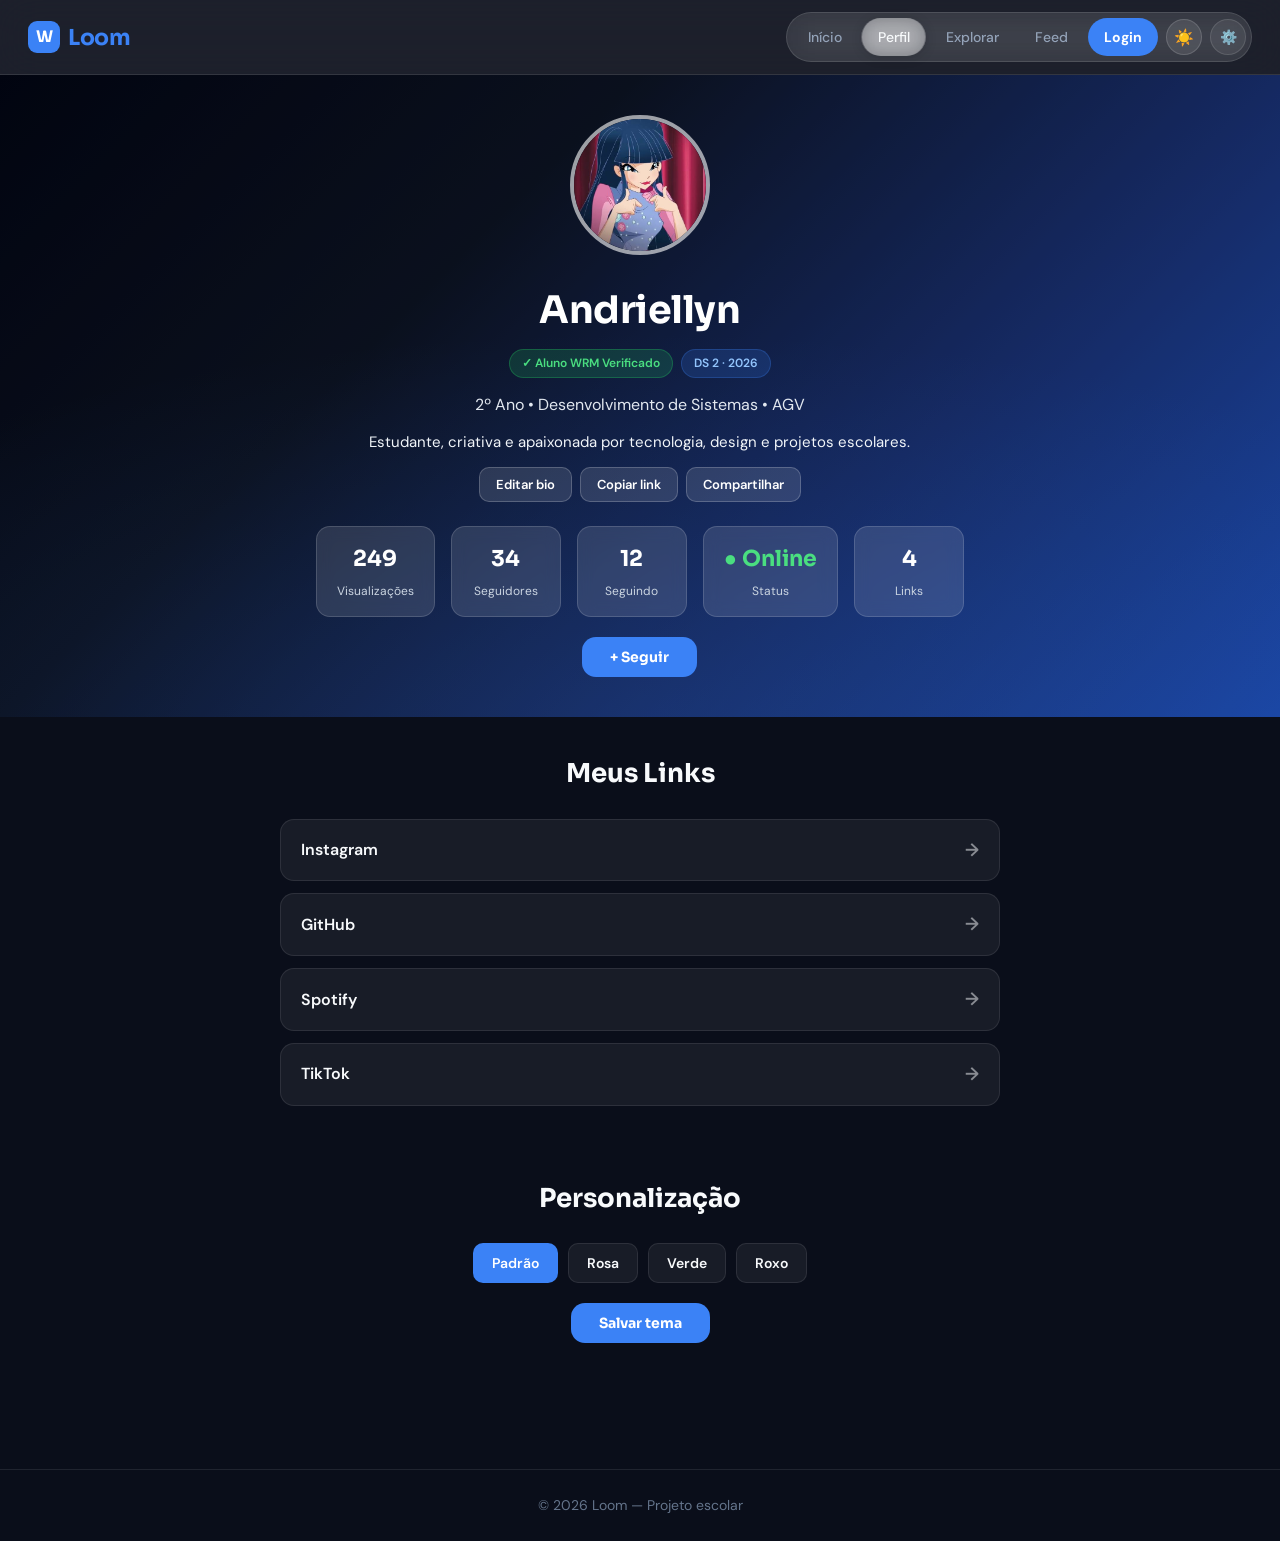
<file: perfil.html>
<!DOCTYPE html>
<html lang="pt-BR">
<head>
  <meta charset="UTF-8">
  <meta name="viewport" content="width=device-width, initial-scale=1.0">
  <title>Loom — Perfil</title>
  <link rel="stylesheet" href="style.css">
  <style>

    /* SEGUINDO */
    .seguir-section {
      display: flex;
      justify-content: center;
      gap: 12px;
      flex-wrap: wrap;
      margin-top: 20px;
    }
    .btn-seguir-perfil {
      background: var(--accent);
      color: white;
      border: none;
      padding: 11px 28px;
      border-radius: var(--radius-md);
      font-weight: 700;
      font-size: 14px;
      cursor: pointer;
      transition: all var(--transition);
      font-family: var(--font-display);
    }
    .btn-seguir-perfil:hover {
      background: var(--accent-hover);
      transform: translateY(-2px);
      box-shadow: 0 6px 20px rgba(59,130,246,0.3);
    }
    .btn-seguir-perfil.seguindo {
      background: rgba(255,255,255,0.12);
      border: 1px solid rgba(255,255,255,0.2);
      color: white;
    }
    .btn-seguir-perfil.seguindo:hover {
      background: rgba(248,113,113,0.2);
      border-color: rgba(248,113,113,0.4);
      color: #f87171;
    }

    /* MODAL SEGUIDORES/SEGUINDO */
    .modal-bg {
      display: none;
      position: fixed;
      inset: 0;
      background: rgba(0,0,0,0.6);
      backdrop-filter: blur(6px);
      z-index: 500;
      justify-content: center;
      align-items: center;
    }
    .modal-bg.open { display: flex; }
    .modal-box {
      background: var(--bg-secondary);
      border: 1px solid var(--border);
      border-radius: var(--radius-xl);
      padding: 28px;
      width: 320px;
      max-width: 90%;
      box-shadow: var(--shadow);
      animation: fadeInUp 0.25s ease;
    }
    .modal-box h3 {
      font-family: var(--font-display);
      font-size: 18px;
      font-weight: 700;
      margin-bottom: 18px;
      color: var(--text-primary);
    }
    .modal-user {
      display: flex;
      align-items: center;
      gap: 12px;
      padding: 10px 0;
      border-bottom: 1px solid var(--border);
      cursor: pointer;
      transition: all var(--transition);
      border-radius: var(--radius-sm);
    }
    .modal-user:hover { opacity: 0.75; }
    .modal-user:last-of-type { border-bottom: none; }
    .modal-avatar {
      width: 42px;
      height: 42px;
      border-radius: 50%;
      background: var(--accent-soft);
      border: 2px solid rgba(59,130,246,0.3);
      display: flex;
      align-items: center;
      justify-content: center;
      font-size: 15px;
      font-weight: 700;
      color: var(--accent);
      font-family: var(--font-display);
      flex-shrink: 0;
    }
    .modal-nome { font-weight: 700; font-size: 14px; color: var(--text-primary); }
    .modal-turma { font-size: 12px; color: var(--text-muted); }
    .modal-fechar {
      width: 100%;
      margin-top: 18px;
      padding: 11px;
      border-radius: var(--radius-md);
      border: 1px solid var(--border);
      background: var(--bg-card);
      color: var(--text-secondary);
      font-weight: 700;
      font-size: 14px;
      cursor: pointer;
      transition: all var(--transition);
      font-family: var(--font-body);
    }
    .modal-fechar:hover {
      background: var(--bg-card-hover);
      border-color: var(--border-hover);
      color: var(--text-primary);
    }

    /* Info boxes clicáveis */
    .info-box.clicavel { cursor: pointer; }
    .info-box.clicavel:hover {
      background: rgba(255,255,255,0.2);
      border-color: rgba(255,255,255,0.3);
    }
  </style>
</head>
<body>

  <header class="topo">
    <a href="index.html" class="logo">
      <span class="logo-icon">W</span>
      Loom
    </a>
    <nav class="menu">
      <a href="inicio.html">Início</a>
      <a href="perfil.html" class="active">Perfil</a>
      <a href="explorar.html">Explorar</a>
      <a href="feed.html">Feed</a>
      <a href="login.html" class="btn-login">Login</a>
      <button class="theme-toggle" id="themeToggle" onclick="toggleTheme()">☀️</button>
      <a href="configuracoes.html" class="btn-config-header" title="Configurações">⚙️</a>
    </nav>
  </header>

  <main class="pagina-perfil">
    <section class="perfil-banner">
      <div class="overlay"></div>

      <div class="perfil-conteudo">

        <!-- Foto -->
        <div class="foto-perfil-wrapper" title="Clique para trocar a foto">
          <input type="file" id="inputFoto" accept="image/*">
          <img class="foto-perfil" id="fotoPerfil" src="img/musa.jpg"
            alt="Foto do aluno"
            onerror="this.src='img/musa.jpg';">
          <div class="foto-overlay-edit">
            <span style="font-size:20px;">📷</span>
            <span>Trocar foto</span>
          </div>
        </div>

        <!-- Nome dinâmico -->
        <h1 id="nomeUsuario">Andriellyn</h1>

        <!-- Badges -->
        <div class="perfil-badges">
          <span class="badge-verificado">✓ Aluno WRM Verificado</span>
          <span class="badge-turma" id="badgeTurma"> DS 2 · 2026</span>
        </div>

        <!-- Turma dinâmica -->
        <p class="turma" id="turmaUsuario">...</p>

        <!-- Bio -->
        <div class="bio-wrapper">
          <p class="bio" id="bioTexto">
            Estudante, criativa e apaixonada por tecnologia, design e projetos escolares.
          </p>
          <textarea class="bio-edit-area" id="bioTextarea" placeholder="Escreva sua bio..."></textarea>
          <div class="bio-acoes">
            <button class="btn-perfil" id="btnEditarBio" onclick="editarBio()"> Editar bio</button>
            <button class="btn-perfil primary-btn" id="btnSalvarBio" onclick="salvarBio()" style="display:none;"> Salvar</button>
            <button class="btn-perfil" id="btnCancelarBio" onclick="cancelarBio()" style="display:none;">✕ Cancelar</button>
            <button class="btn-perfil" onclick="copiarLink()"> Copiar link</button>
            <button class="btn-perfil" onclick="compartilharPerfil()"> Compartilhar</button>
          </div>
        </div>

        <!-- Info boxes -->
        <div class="info-perfil">
          <div class="info-box">
            <strong id="views">248</strong>
            <span>Visualizações</span>
          </div>
          <div class="info-box clicavel" onclick="abrirModal('seguidores')" title="Ver seguidores">
            <strong id="totalSeguidores">34</strong>
            <span>Seguidores</span>
          </div>
          <div class="info-box clicavel" onclick="abrirModal('seguindo')" title="Ver quem você segue">
            <strong id="totalSeguindo">12</strong>
            <span>Seguindo</span>
          </div>
          <div class="info-box">
            <strong style="color:#4ade80;">● Online</strong>
            <span>Status</span>
          </div>
          <div class="info-box">
            <strong>4</strong>
            <span>Links</span>
          </div>
        </div>

        <!-- Botão Seguir -->
        <div class="seguir-section">
          <button class="btn-seguir-perfil" id="btnSeguir" onclick="toggleSeguir()">+ Seguir</button>
        </div>

      </div>
    </section>

    <!-- Links -->
    <section class="links-perfil">
      <h2>Meus Links</h2>
      <div class="lista-links">
        <a href="https://www.instagram.com/driarievilo/" target="_blank" rel="noopener noreferrer" class="link-card">
           Instagram <span class="link-arrow">→</span>
        </a>
        <a href="https://github.com/" target="_blank" rel="noopener noreferrer" class="link-card">
           GitHub <span class="link-arrow">→</span>
        </a>
        <a href="https://open.spotify.com/user/31csvzrqxfkkp3v7pdm5b7pzxygm" target="_blank" rel="noopener noreferrer" class="link-card">
           Spotify <span class="link-arrow">→</span>
        </a>
        <a href="https://www.tiktok.com/@dri_arievilo" target="_blank" rel="noopener noreferrer" class="link-card">
           TikTok <span class="link-arrow">→</span>
        </a>
      </div>
    </section>

    <!-- Personalização -->
    <section class="personalizacao">
      <h2>Personalização</h2>
      <div class="temas">
        <button class="tema-btn active" data-tema="padrao" onclick="trocarTema('padrao')"> Padrão</button>
        <button class="tema-btn" data-tema="rosa" onclick="trocarTema('rosa')"> Rosa</button>
        <button class="tema-btn" data-tema="verde" onclick="trocarTema('verde')"> Verde</button>
        <button class="tema-btn" data-tema="roxo" onclick="trocarTema('roxo')"> Roxo</button>
      </div>
      <button class="salvar-tema-btn" onclick="salvarTema()"> Salvar tema</button>
    </section>
  </main>

  <footer class="rodape">
    <p>© 2026 Loom — Projeto escolar</p>
  </footer>

  <!-- MODAL SEGUIDORES / SEGUINDO -->
  <div class="modal-bg" id="modalBg">
    <div class="modal-box">
      <h3 id="modalTitulo">Seguidores</h3>
      <div id="modalLista"></div>
      <button class="modal-fechar" onclick="fecharModal()">Fechar</button>
    </div>
  </div>

  <script src="script.js"></script>
  <script>
    /* ── DADOS SIMULADOS ── */
    const dadosSeguidores = [
      { nome: "Giovana", turma: "2º DS — AGV", inicial: "G" },
      { nome: "Luan", turma: "2º DS — AGV", inicial: "L" },
      { nome: "Paulo", turma: "2º DS — AGV", inicial: "P" },
      { nome: "Entoin", turma: "1º BIO — AGV", inicial: "E" },
    ];
    const dadosSeguindo = [
      { nome: "Mickael", turma: "2º ADM — AGV", inicial: "M" },
      { nome: "Gabriel", turma: "1º PRT — AGV", inicial: "G" },
    ];

    /* ── PERFIL DINÂMICO ── */
function carregarPerfil() {

    const nome = localStorage.getItem("wrmNome") || "Andriellyn";
    const turma = localStorage.getItem("wrmTurma") || "2º Ano • Desenvolvimento de Sistemas • AGV";

    document.getElementById("nomeUsuario").textContent = nome;
    document.getElementById("turmaUsuario").textContent = turma;

    const fotoSalva = localStorage.getItem("wrmFoto");

    if (fotoSalva) {
        document.getElementById("fotoPerfil").src = fotoSalva;
    }
}

/* ── TROCAR FOTO ── */
const inputFoto = document.getElementById("inputFoto");
const fotoPerfil = document.getElementById("fotoPerfil");

inputFoto.addEventListener("change", function () {

    const arquivo = this.files[0];

    if (arquivo) {

        const leitor = new FileReader();

        leitor.onload = function (e) {

            fotoPerfil.src = e.target.result;

            localStorage.setItem(
                "wrmFoto",
                e.target.result
            );

        };

        leitor.readAsDataURL(arquivo);
    }
});
    
    /* ── SEGUIR / DEIXAR DE SEGUIR ── */
    let estouSeguindo = localStorage.getItem("wrmSeguindoPerfil") === "true";

    function toggleSeguir() {
      estouSeguindo = !estouSeguindo;
      localStorage.setItem("wrmSeguindoPerfil", estouSeguindo);
      const btn = document.getElementById("btnSeguir");
      const total = document.getElementById("totalSeguidores");
      let n = parseInt(total.textContent);
      if (estouSeguindo) {
        btn.textContent = "✓ Seguindo";
        btn.classList.add("seguindo");
        total.textContent = n + 1;
        showToast("Você está seguindo este perfil!", "success");
      } else {
        btn.textContent = "+ Seguir";
        btn.classList.remove("seguindo");
        total.textContent = Math.max(0, n - 1);
        showToast("Você deixou de seguir.");
      }
    }

    /* ── MODAL ── */
    function abrirModal(tipo) {
      const lista = tipo === "seguidores" ? dadosSeguidores : dadosSeguindo;
      document.getElementById("modalTitulo").textContent =
        tipo === "seguidores" ? `Seguidores (${lista.length})` : `Seguindo (${lista.length})`;
      document.getElementById("modalLista").innerHTML = lista.map(u => `
        <div class="modal-user">
          <div class="modal-avatar">${u.inicial}</div>
          <div>
            <div class="modal-nome">${u.nome}</div>
            <div class="modal-turma">${u.turma}</div>
          </div>
        </div>
      `).join("");
      document.getElementById("modalBg").classList.add("open");
    }

    function fecharModal() {
      document.getElementById("modalBg").classList.remove("open");
    }

    /* Fechar modal clicando fora */
    document.getElementById("modalBg").addEventListener("click", function(e) {
      if (e.target === this) fecharModal();
    });

    /* Aplicar estado do botão seguir ao carregar */
    document.addEventListener("DOMContentLoaded", function() {

  carregarPerfil();

  if (estouSeguindo) {
    const btn = document.getElementById("btnSeguir");
    btn.textContent = "✓ Seguindo";
    btn.classList.add("seguindo");
  }

});
    document.addEventListener("DOMContentLoaded", function() {
    carregarPerfil();
});
  </script>
</body>
</html>
</file>
<file: style.css>
@import url('https://fonts.googleapis.com/css2?family=Sora:wght@400;500;600;700&family=DM+Sans:wght@400;500&display=swap');

:root {
  --bg-primary: #0a0e1a;
  --bg-secondary: #111827;
  --bg-card: rgba(255,255,255,0.06);
  --bg-card-hover: rgba(255,255,255,0.1);
  --border: rgba(255,255,255,0.09);
  --border-hover: rgba(255,255,255,0.18);
  --accent: #3b82f6;
  --accent-hover: #2563eb;
  --accent-soft: rgba(59,130,246,0.15);
  --text-primary: #f8fafc;
  --text-secondary: #94a3b8;
  --text-muted: #64748b;
  --green: #22c55e;
  --red: #f87171;
  --yellow: #facc15;
  --pink: #f472b6;
  --purple: #a78bfa;
  --radius-sm: 10px;
  --radius-md: 14px;
  --radius-lg: 20px;
  --radius-xl: 28px;
  --shadow: 0 4px 24px rgba(0,0,0,0.35);
  --shadow-sm: 0 2px 12px rgba(0,0,0,0.2);
  --transition: 0.22s cubic-bezier(.4,0,.2,1);
  --font-display: 'Sora', sans-serif;
  --font-body: 'DM Sans', sans-serif;
}

body.light {
  --bg-primary: #f0f4ff;
  --bg-secondary: #ffffff;
  --bg-card: rgba(0,0,0,0.04);
  --bg-card-hover: rgba(0,0,0,0.07);
  --border: rgba(0,0,0,0.08);
  --border-hover: rgba(0,0,0,0.16);
  --accent: #2563eb;
  --accent-hover: #1d4ed8;
  --accent-soft: rgba(37,99,235,0.1);
  --text-primary: #0f172a;
  --text-secondary: #475569;
  --text-muted: #94a3b8;
  --shadow: 0 4px 24px rgba(0,0,0,0.1);
  --shadow-sm: 0 2px 12px rgba(0,0,0,0.07);
}

* { margin:0; padding:0; box-sizing:border-box; }

body {
  background: var(--bg-primary);
  color: var(--text-primary);
  font-family: var(--font-body);
  min-height: 100vh;
  font-size: 15px;
  line-height: 1.6;
  transition: background var(--transition), color var(--transition);
}

/* ── HEADER GLASS ── */
.topo {
  display: flex;
  justify-content: space-between;
  align-items: center;
  padding: 12px 28px;
  background: rgba(255,255,255,0.08);
  backdrop-filter: blur(20px);
  -webkit-backdrop-filter: blur(20px);
  border-bottom: 1px solid rgba(255,255,255,0.1);
  position: sticky;
  top: 0;
  z-index: 200;
}

body.light .topo {
  background: rgba(255,255,255,0.55);
  border-bottom: 1px solid rgba(0,0,0,0.08);
}

.logo {
  font-family: var(--font-display);
  font-size: 22px;
  font-weight: 700;
  color: var(--accent);
  text-decoration: none;
  display: flex;
  align-items: center;
  gap: 8px;
  letter-spacing: -0.5px;
}

.logo-icon {
  width: 32px;
  height: 32px;
  background: var(--accent);
  border-radius: 9px;
  display: flex;
  align-items: center;
  justify-content: center;
  font-size: 16px;
  color: white;
  font-weight: 700;
  flex-shrink: 0;
  font-family: var(--font-display);
}

.menu {
  display: flex;
  align-items: center;
  gap: 4px;
  background: rgba(255,255,255,0.08);
  backdrop-filter: blur(16px);
  -webkit-backdrop-filter: blur(16px);
  border: 1px solid rgba(255,255,255,0.12);
  border-radius: 999px;
  padding: 5px;
  position: relative;
}

body.light .menu {
  background: rgba(255,255,255,0.6);
  border-color: rgba(0,0,0,0.1);
}

.menu a {
  text-decoration: none;
  color: var(--text-secondary);
  font-weight: 500;
  padding: 8px 16px;
  border-radius: 999px;
  font-size: 14px;
  transition: all var(--transition);
  position: relative;
  z-index: 1;
  white-space: nowrap;
}

.menu a:hover {
  color: var(--text-primary);
  background: rgba(255,255,255,0.1);
}

.menu a.active {
  color: var(--text-primary);
  background: rgba(255,255,255,0.18);
  backdrop-filter: blur(8px);
  box-shadow: 0 2px 12px rgba(0,0,0,0.15);
}

body.light .menu a.active {
  background: rgba(255,255,255,0.85);
  box-shadow: 0 2px 12px rgba(0,0,0,0.1);
}

.btn-login {
  background: var(--accent) !important;
  color: white !important;
  border: none !important;
  font-weight: 700 !important;
}

.btn-login:hover {
  background: var(--accent-hover) !important;
  color: white !important;
}

.theme-toggle {
  background: rgba(255,255,255,0.1);
  border: 1px solid rgba(255,255,255,0.15);
  color: var(--text-secondary);
  width: 36px;
  height: 36px;
  border-radius: 50%;
  cursor: pointer;
  display: flex;
  align-items: center;
  justify-content: center;
  font-size: 16px;
  transition: all var(--transition);
  margin-left: 4px;
}

.theme-toggle:hover {
  background: rgba(255,255,255,0.2);
  color: var(--text-primary);

}

/* ── HOME PAGE ── */
.home-body {
  display: flex;
  justify-content: center;
  align-items: center;
  min-height: 100vh;
  background: var(--bg-primary);
  position: relative;
  overflow: hidden;
}

.home-body::before {
  content: '';
  position: absolute;
  inset: 0;
  background:
    radial-gradient(ellipse 60% 55% at 20% 30%, rgba(59,130,246,0.12) 0%, transparent 60%),
    radial-gradient(ellipse 50% 50% at 80% 70%, rgba(167,139,250,0.1) 0%, transparent 55%);
  pointer-events: none;
}

.home-container {
  text-align: center;
  max-width: 520px;
  padding: 32px 24px;
  position: relative;
  z-index: 1;
}

.logo-home {
  font-family: var(--font-display);
  font-size: 68px;
  font-weight: 700;
  color: var(--accent);
  margin-bottom: 8px;
  letter-spacing: -2px;
  line-height: 1;
}

.home-tagline {
  font-size: 13px;
  font-weight: 600;
  letter-spacing: 2px;
  text-transform: uppercase;
  color: var(--text-muted);
  margin-bottom: 24px;
}

.home-texto {
  color: var(--text-secondary);
  font-size: 17px;
  line-height: 1.65;
  margin-bottom: 36px;
  max-width: 420px;
  margin-left: auto;
  margin-right: auto;
}

.home-botoes {
  display: flex;
  justify-content: center;
  gap: 12px;
  flex-wrap: wrap;
}

.btn-home {
  text-decoration: none;
  padding: 13px 28px;
  border-radius: var(--radius-md);
  font-weight: 600;
  font-size: 15px;
  transition: all var(--transition);
  font-family: var(--font-display);
}

.btn-home-principal {
  background: var(--accent);
  color: white;
  box-shadow: 0 0 0 0 rgba(59,130,246,0.4);
}

.btn-home-principal:hover {
  background: var(--accent-hover);
  transform: translateY(-2px);
  box-shadow: 0 8px 20px rgba(59,130,246,0.3);
}

.btn-home-secundario {
  background: var(--bg-card);
  color: var(--text-primary);
  border: 1px solid var(--border);
}

.btn-home-secundario:hover {
  background: var(--bg-card-hover);
  border-color: var(--border-hover);
  transform: translateY(-2px);
}

.home-stats {
  display: flex;
  justify-content: center;
  gap: 32px;
  margin-top: 48px;
  padding-top: 32px;
  border-top: 1px solid var(--border);
}

.home-stat strong {
  display: block;
  font-family: var(--font-display);
  font-size: 26px;
  font-weight: 700;
  color: var(--text-primary);
}

.home-stat span {
  font-size: 13px;
  color: var(--text-muted);
}

/* ── HERO INICIO ── */
.hero {
  min-height: 86vh;
  display: flex;
  justify-content: space-between;
  align-items: center;
  gap: 40px;
  padding: 60px 40px;
  flex-wrap: wrap;
  max-width: 1200px;
  margin: 0 auto;
}

.hero-texto { flex: 1; min-width: 300px; }

.tag {
  display: inline-flex;
  align-items: center;
  gap: 6px;
  background: var(--accent-soft);
  color: var(--accent);
  padding: 6px 14px;
  border-radius: 999px;
  margin-bottom: 20px;
  font-size: 13px;
  font-weight: 600;
  border: 1px solid rgba(59,130,246,0.2);
}

.hero-texto h1 {
  font-family: var(--font-display);
  font-size: 48px;
  line-height: 1.1;
  margin-bottom: 20px;
  letter-spacing: -1px;
  font-weight: 700;
}

.hero-texto p {
  font-size: 17px;
  color: var(--text-secondary);
  max-width: 560px;
  line-height: 1.7;
  margin-bottom: 30px;
}

.botoes-hero { display: flex; gap: 12px; flex-wrap: wrap; }

.btn {
  text-decoration: none;
  padding: 12px 22px;
  border-radius: var(--radius-md);
  font-weight: 600;
  transition: all var(--transition);
  font-size: 14px;
}

.principal {
  background: var(--accent);
  color: white;
}
.principal:hover {
  background: var(--accent-hover);
  transform: translateY(-2px);
  box-shadow: 0 6px 20px rgba(59,130,246,0.3);
}

.secundario {
  background: var(--bg-card);
  color: var(--text-primary);
  border: 1px solid var(--border);
}
.secundario:hover {
  background: var(--bg-card-hover);
  border-color: var(--border-hover);
  transform: translateY(-2px);
}

/* ── HERO CARD ── */
.hero-card {
  flex: 1;
  min-width: 280px;
  max-width: 340px;
  background: var(--bg-card);
  border-radius: var(--radius-xl);
  padding: 28px;
  border: 1px solid var(--border);
  transition: all var(--transition);
}

.hero-card:hover {
  border-color: var(--border-hover);
  transform: translateY(-4px);
  box-shadow: var(--shadow);
}

.mini-perfil {
  text-align: center;
  margin-bottom: 22px;
}

.mini-perfil img {
  width: 100px;
  height: 100px;
  border-radius: 50%;
  margin-bottom: 12px;
  border: 3px solid rgba(255,255,255,0.2);
  object-fit: cover;
}

.mini-perfil h2 {
  font-family: var(--font-display);
  font-size: 18px;
  font-weight: 700;
  margin-bottom: 4px;
}

.mini-perfil p { color: var(--text-secondary); font-size: 13px; margin-bottom: 10px; }

.status { display: flex; justify-content: center; align-items: center; gap: 7px; }

.bolinha { width: 9px; height: 9px; border-radius: 50%; }
.online { background: var(--green); box-shadow: 0 0 8px rgba(34,197,94,0.5); }

.mini-links { display: flex; flex-direction: column; gap: 10px; }

.mini-links a {
  text-decoration: none;
  color: var(--text-primary);
  text-align: center;
  background: var(--accent-soft);
  padding: 11px;
  border-radius: var(--radius-sm);
  transition: all var(--transition);
  font-size: 14px;
  font-weight: 500;
  border: 1px solid transparent;
}

.mini-links a:hover {
  background: var(--accent);
  color: white;
  transform: translateX(4px);
}

/* ── BENEFÍCIOS ── */
.beneficios { padding: 40px; max-width: 1200px; margin: 0 auto; }

.beneficios h2 {
  text-align: center;
  font-family: var(--font-display);
  font-size: 32px;
  font-weight: 700;
  margin-bottom: 32px;
  letter-spacing: -0.5px;
}

.grid-cards { display: grid; grid-template-columns: repeat(auto-fit, minmax(220px, 1fr)); gap: 18px; }

.card {
  background: var(--bg-card);
  padding: 24px;
  border-radius: var(--radius-lg);
  border: 1px solid var(--border);
  transition: all var(--transition);
}

.card:hover {
  transform: translateY(-5px);
  border-color: var(--border-hover);
  box-shadow: var(--shadow-sm);
}

.card-icon {
  font-size: 28px;
  margin-bottom: 14px;
  display: block;
}

.card h3 {
  font-family: var(--font-display);
  margin-bottom: 10px;
  color: var(--accent);
  font-size: 16px;
  font-weight: 600;
}

.card p { line-height: 1.55; color: var(--text-secondary); font-size: 14px; }

/* ── AVISOS ESCOLARES ── */
.avisos-section {
  padding: 40px;
  max-width: 1200px;
  margin: 0 auto;
}

.avisos-section h2 {
  font-family: var(--font-display);
  font-size: 26px;
  font-weight: 700;
  margin-bottom: 6px;
}

.avisos-section .secao-sub {
  color: var(--text-muted);
  font-size: 14px;
  margin-bottom: 24px;
}

.avisos-grid { display: grid; grid-template-columns: repeat(auto-fit, minmax(280px, 1fr)); gap: 16px; }

.aviso-card {
  background: var(--bg-card);
  border-radius: var(--radius-md);
  padding: 18px 20px;
  border: 1px solid var(--border);
  border-left: 4px solid var(--accent);
  display: flex;
  flex-direction: column;
  gap: 8px;
  transition: all var(--transition);
}

.aviso-card:hover {
  background: var(--bg-card-hover);
  transform: translateX(4px);
}

.aviso-card.urgente { border-left-color: #f87171; }
.aviso-card.evento { border-left-color: #facc15; }
.aviso-card.info { border-left-color: #22c55e; }

.aviso-badge {
  font-size: 11px;
  font-weight: 700;
  text-transform: uppercase;
  letter-spacing: 1px;
  padding: 3px 8px;
  border-radius: 999px;
  width: fit-content;
}

.badge-urgente { background: rgba(248,113,113,0.15); color: #f87171; }
.badge-evento { background: rgba(250,204,21,0.15); color: #ca8a04; }
.badge-info { background: rgba(34,197,94,0.15); color: #16a34a; }
.badge-normal { background: var(--accent-soft); color: var(--accent); }

body.light .badge-info { color: #15803d; }
body.light .badge-evento { color: #92400e; }

.aviso-titulo { font-weight: 600; font-size: 15px; color: var(--text-primary); }
.aviso-desc { font-size: 13px; color: var(--text-secondary); }
.aviso-data { font-size: 12px; color: var(--text-muted); margin-top: 4px; }

/* ── EVENTOS ── */
.eventos-section {
  padding: 0 40px 40px;
  max-width: 1200px;
  margin: 0 auto;
}

.eventos-section h2 {
  font-family: var(--font-display);
  font-size: 26px;
  font-weight: 700;
  margin-bottom: 6px;
}

.eventos-section .secao-sub {
  color: var(--text-muted);
  font-size: 14px;
  margin-bottom: 24px;
}

.eventos-grid { display: grid; grid-template-columns: repeat(auto-fit, minmax(220px, 1fr)); gap: 16px; }

.evento-card {
  background: var(--bg-card);
  border-radius: var(--radius-md);
  overflow: hidden;
  border: 1px solid var(--border);
  transition: all var(--transition);
}

.evento-card:hover {
  transform: translateY(-4px);
  box-shadow: var(--shadow-sm);
  border-color: var(--border-hover);
}

.evento-header {
  padding: 14px 18px 10px;
  display: flex;
  justify-content: space-between;
  align-items: center;
  border-bottom: 1px solid var(--border);
}

.evento-tipo {
  font-size: 11px;
  font-weight: 700;
  letter-spacing: 1px;
  text-transform: uppercase;
  padding: 3px 10px;
  border-radius: 999px;
}

.tipo-prova { background: rgba(248,113,113,0.15); color: #f87171; }
.tipo-trabalho { background: rgba(250,204,21,0.15); color: #ca8a04; }
.tipo-apresentacao { background: rgba(167,139,250,0.15); color: #a78bfa; }
.tipo-evento { background: rgba(34,197,94,0.15); color: #16a34a; }

body.light .tipo-trabalho { color: #92400e; }
body.light .tipo-evento { color: #15803d; }

.evento-data {
  font-size: 12px;
  color: var(--text-muted);
  font-weight: 600;
}

.evento-body { padding: 14px 18px 18px; }
.evento-titulo { font-weight: 600; font-size: 15px; margin-bottom: 6px; }
.evento-desc { font-size: 13px; color: var(--text-secondary); }

/* ── PERFIL ── */
.pagina-perfil { padding-bottom: 50px; }

.perfil-banner {
  position: relative;
  min-height: 400px;
  background: linear-gradient(135deg, #020617, #0f172a, #1e3a8a, #2563eb);
  display: flex;
  justify-content: center;
  align-items: center;
  text-align: center;
  overflow: hidden;
}

.perfil-banner::before {
  content: '';
  position: absolute;
  inset: 0;
  background: radial-gradient(ellipse 80% 60% at 50% 100%, rgba(59,130,246,0.2), transparent);
  pointer-events: none;
}

.overlay {
  position: absolute;
  inset: 0;
  background: rgba(0,0,0,0.3);
}

.perfil-conteudo {
  position: relative;
  z-index: 2;
  padding: 40px 24px;
}

.foto-perfil-wrapper {
  position: relative;
  display: inline-block;
  margin-bottom: 18px;
  cursor: pointer;
}

.foto-perfil {
  width: 140px;
  height: 140px;
  border-radius: 50%;
  border: 4px solid rgba(255,255,255,0.6);
  object-fit: cover;
  display: block;
  transition: all var(--transition);
}

.foto-overlay-edit {
  position: absolute;
  inset: 0;
  border-radius: 50%;
  background: rgba(0,0,0,0.5);
  display: flex;
  align-items: center;
  justify-content: center;
  opacity: 0;
  transition: opacity var(--transition);
  font-size: 13px;
  color: white;
  font-weight: 600;
  flex-direction: column;
  gap: 4px;
}

.foto-perfil-wrapper:hover .foto-overlay-edit { opacity: 1; }

#inputFoto { display: none; }

.perfil-badges {
  display: flex;
  justify-content: center;
  gap: 8px;
  flex-wrap: wrap;
  margin-bottom: 14px;
}

.badge-verificado {
  display: inline-flex;
  align-items: center;
  gap: 5px;
  background: rgba(34,197,94,0.18);
  color: #4ade80;
  border: 1px solid rgba(34,197,94,0.3);
  padding: 4px 12px;
  border-radius: 999px;
  font-size: 12px;
  font-weight: 600;
}

.badge-turma {
  display: inline-flex;
  align-items: center;
  gap: 5px;
  background: rgba(59,130,246,0.18);
  color: #93c5fd;
  border: 1px solid rgba(59,130,246,0.25);
  padding: 4px 12px;
  border-radius: 999px;
  font-size: 12px;
  font-weight: 600;
}

.perfil-conteudo h1 {
  font-family: var(--font-display);
  font-size: 38px;
  font-weight: 700;
  margin-bottom: 8px;
  color: white;
  letter-spacing: -0.5px;
}

.turma { font-size: 16px; color: #e2e8f0; margin-bottom: 12px; }

.bio-wrapper { max-width: 600px; margin: 0 auto 24px; }

.bio {
  line-height: 1.65;
  color: #f1f5f9;
  font-size: 15px;
  margin-bottom: 12px;
}

.bio-edit-area {
  width: 100%;
  background: rgba(255,255,255,0.12);
  border: 1px solid rgba(255,255,255,0.25);
  color: white;
  border-radius: var(--radius-md);
  padding: 12px;
  font-size: 15px;
  resize: vertical;
  min-height: 80px;
  font-family: var(--font-body);
  display: none;
  margin-bottom: 10px;
}

.bio-acoes { display: flex; justify-content: center; gap: 8px; flex-wrap: wrap; }

.btn-perfil {
  background: rgba(255,255,255,0.12);
  border: 1px solid rgba(255,255,255,0.2);
  color: white;
  padding: 8px 16px;
  border-radius: var(--radius-sm);
  cursor: pointer;
  font-size: 13px;
  font-weight: 600;
  transition: all var(--transition);
  font-family: var(--font-body);
}

.btn-perfil:hover {
  background: rgba(255,255,255,0.22);
  border-color: rgba(255,255,255,0.35);
}

.btn-perfil.primary-btn {
  background: var(--accent);
  border-color: transparent;
}

.btn-perfil.primary-btn:hover { background: var(--accent-hover); }

.info-perfil {
  display: flex;
  justify-content: center;
  gap: 16px;
  flex-wrap: wrap;
  margin-top: 24px;
}

.info-box {
  background: rgba(255,255,255,0.12);
  backdrop-filter: blur(8px);
  padding: 14px 20px;
  border-radius: var(--radius-md);
  min-width: 110px;
  text-align: center;
  border: 1px solid rgba(255,255,255,0.15);
  transition: all var(--transition);
}

.info-box:hover { background: rgba(255,255,255,0.18); }

.info-box strong {
  display: block;
  font-family: var(--font-display);
  font-size: 22px;
  font-weight: 700;
  color: white;
  margin-bottom: 2px;
}

.info-box span { font-size: 12px; color: #cbd5e1; }

/* ── LINKS PERFIL ── */
.links-perfil, .personalizacao {
  padding: 36px 40px;
  max-width: 800px;
  margin: 0 auto;
}

.links-perfil h2, .personalizacao h2 {
  font-family: var(--font-display);
  text-align: center;
  margin-bottom: 24px;
  font-size: 26px;
  font-weight: 700;
}

.lista-links { display: grid; gap: 12px; }

.link-card {
  display: flex;
  align-items: center;
  gap: 14px;
  text-decoration: none;
  padding: 16px 20px;
  border-radius: var(--radius-md);
  color: var(--text-primary);
  background: var(--bg-card);
  font-size: 16px;
  font-weight: 600;
  transition: all var(--transition);
  border: 1px solid var(--border);
}

.link-card:hover {
  transform: translateX(6px);
  background: var(--accent);
  color: rgb(255, 255, 255);
  border-color: transparent;
  box-shadow: 0 6px 20px rgba(59,130,246,0.25);
}

.link-card .link-arrow {
  margin-left: auto;
  opacity: 0.5;
  font-size: 18px;
  transition: all var(--transition);
}

.link-card:hover .link-arrow { opacity: 1; transform: translateX(4px); }

/* ── PERSONALIZAÇÃO ── */
.temas { display: flex; justify-content: center; gap: 10px; flex-wrap: wrap; margin-bottom: 20px; }

.tema-btn {
  border: 1px solid var(--border);
  padding: 10px 18px;
  border-radius: var(--radius-sm);
  background: var(--bg-card);
  color: var(--text-primary);
  font-weight: 600;
  font-size: 14px;
  cursor: pointer;
  transition: all var(--transition);
  font-family: var(--font-body);
}

.tema-btn:hover {
  background: var(--bg-card-hover);
  border-color: var(--border-hover);
  transform: translateY(-2px);
}

.tema-btn.active {
  background: var(--accent);
  color: white;
  border-color: transparent;
}

.salvar-tema-btn {
  display: block;
  margin: 16px auto 0;
  background: var(--accent);
  color: white;
  border: none;
  padding: 11px 28px;
  border-radius: var(--radius-md);
  font-weight: 700;
  font-size: 14px;
  cursor: pointer;
  transition: all var(--transition);
  font-family: var(--font-display);
}

.salvar-tema-btn:hover {
  background: var(--accent-hover);
  transform: translateY(-2px);
  box-shadow: 0 6px 20px rgba(59,130,246,0.3);
}

/* ── EXPLORAR ── */
.pagina-explorar { padding: 40px; max-width: 1200px; margin: 0 auto; }

.explorar-topo { text-align: center; margin-bottom: 36px; }

.explorar-topo h1 {
  font-family: var(--font-display);
  font-size: 38px;
  font-weight: 700;
  margin-bottom: 8px;
  letter-spacing: -0.5px;
}

.explorar-topo p { color: var(--text-secondary); font-size: 16px; }

.filtros {
  margin-top: 24px;
  display: flex;
  justify-content: center;
  gap: 10px;
  flex-wrap: wrap;
}

.filtros input,
.filtros select {
  padding: 11px 16px;
  border-radius: var(--radius-sm);
  border: 1px solid var(--border);
  background: var(--bg-card);
  color: var(--text-primary);
  font-size: 14px;
  min-width: 190px;
  transition: all var(--transition);
  font-family: var(--font-body);
}

.filtros input::placeholder { color: var(--text-muted); }

.filtros input:focus,
.filtros select:focus {
  outline: none;
  border-color: var(--accent);
  background: var(--bg-card-hover);
}

.filtros select option {
  background: #1a1f36;
  color: var(--text-primary);
}

body.light .filtros select option { background: #fff; }

.filtros button {
  padding: 11px 22px;
  border-radius: var(--radius-sm);
  border: none;
  background: var(--accent);
  color: white;
  font-weight: 700;
  font-size: 14px;
  cursor: pointer;
  transition: all var(--transition);
  font-family: var(--font-body);
}

.filtros button:hover {
  background: var(--accent-hover);
  transform: translateY(-1px);
  box-shadow: 0 4px 12px rgba(59,130,246,0.3);
}

.grid-alunos {
  display: grid;
  grid-template-columns: repeat(auto-fill, minmax(200px, 1fr));
  gap: 18px;
}

.aluno-card {
  background: var(--bg-card);
  padding: 24px 18px;
  border-radius: var(--radius-lg);
  text-align: center;
  border: 1px solid var(--border);
  transition: all var(--transition);
}

.aluno-card:hover {
  transform: translateY(-5px);
  border-color: var(--border-hover);
  box-shadow: var(--shadow-sm);
}

.aluno-card img {
  width: 80px;
  height: 80px;
  border-radius: 50%;
  margin-bottom: 12px;
  border: 3px solid rgba(255,255,255,0.15);
  object-fit: cover;
  transition: border-color var(--transition);
}

.aluno-card:hover img { border-color: rgba(59,130,246,0.5); }

.aluno-card h3 {
  font-family: var(--font-display);
  font-size: 16px;
  font-weight: 700;
  margin-bottom: 4px;
}

.aluno-card p { color: var(--text-secondary); font-size: 13px; margin-bottom: 8px; }

.status-card { display: block; font-size: 12px; font-weight: 600; margin-bottom: 14px; }
.online-texto { color: var(--green); }
.offline-texto { color: var(--text-muted); }

.aluno-acoes { display: flex; gap: 8px; justify-content: center; flex-wrap: wrap; margin-top: 12px; }

.btn-seguir {
  flex: 1;
  padding: 8px 10px;
  border-radius: var(--radius-sm);
  border: 1px solid var(--accent);
  background: var(--accent-soft);
  color: var(--accent);
  cursor: pointer;
  font-size: 13px;
  font-weight: 700;
  transition: all var(--transition);
  font-family: var(--font-body);
  min-width: 80px;
}

.btn-seguir:hover, .btn-seguir.seguindo {
  background: var(--accent);
  color: white;
}

.btn-seguir.seguindo { background: var(--accent); color: white; }

.btn-ver-perfil {
  flex: 1;
  padding: 8px 10px;
  border-radius: var(--radius-sm);
  border: 1px solid var(--border);
  background: var(--bg-card-hover);
  color: var(--text-primary);
  cursor: pointer;
  font-size: 13px;
  font-weight: 600;
  transition: all var(--transition);
  text-decoration: none;
  display: inline-flex;
  align-items: center;
  justify-content: center;
  min-width: 80px;
  font-family: var(--font-body);
}

.btn-ver-perfil:hover {
  background: var(--bg-card);
  border-color: var(--border-hover);
}

/* ── FEED ── */
.feed-pagina { max-width: 680px; margin: 0 auto; padding: 40px 20px; }

.feed-topo { text-align: center; margin-bottom: 30px; }

.feed-topo h1 {
  font-family: var(--font-display);
  font-size: 36px;
  font-weight: 700;
  margin-bottom: 8px;
  letter-spacing: -0.5px;
}

.feed-topo p { color: var(--text-secondary); }

.criar-postagem {
  background: var(--bg-card);
  padding: 22px;
  border-radius: var(--radius-lg);
  margin-bottom: 28px;
  border: 1px solid var(--border);
  transition: border-color var(--transition);
}

.criar-postagem:focus-within { border-color: rgba(59,130,246,0.4); }

.criar-topo {
  display: flex;
  align-items: center;
  gap: 12px;
  margin-bottom: 16px;
}

.criar-topo img {
  width: 48px;
  height: 48px;
  border-radius: 50%;
  object-fit: cover;
  border: 2px solid rgba(255,255,255,0.15);
}

.criar-topo h3 { font-family: var(--font-display); font-weight: 700; font-size: 15px; }
.criar-topo span { color: var(--text-muted); font-size: 13px; }

.criar-postagem textarea {
  width: 100%;
  min-height: 110px;
  border: 1px solid var(--border);
  border-radius: var(--radius-md);
  padding: 14px 16px;
  resize: none;
  font-size: 15px;
  outline: none;
  margin-bottom: 12px;
  background: var(--bg-card-hover);
  color: var(--text-primary);
  font-family: var(--font-body);
  transition: border-color var(--transition);
}

.criar-postagem textarea:focus { border-color: var(--accent); }
.criar-postagem textarea::placeholder { color: var(--text-muted); }

.criar-postagem input[type="file"] { margin-bottom: 12px; color: var(--text-secondary); font-size: 13px; }

.acoes-postagem { display: flex; justify-content: space-between; align-items: center; gap: 10px; }

.acoes-postagem button {
  padding: 10px 20px;
  border-radius: var(--radius-sm);
  font-weight: 700;
  cursor: pointer;
  transition: all var(--transition);
  font-size: 14px;
  font-family: var(--font-body);
}

.btn-publicar {
  background: var(--accent);
  color: white;
  border: none;
}

.btn-publicar:hover {
  background: var(--accent-hover);
  transform: translateY(-1px);
  box-shadow: 0 4px 12px rgba(59,130,246,0.3);
}

.btn-limpar-post {
  background: var(--bg-card-hover);
  color: var(--text-secondary);
  border: 1px solid var(--border);
}

.btn-limpar-post:hover {
  border-color: var(--border-hover);
  color: var(--text-primary);
}

.lista-postagens { display: grid; gap: 18px; }

.post-card {
  background: var(--bg-card);
  padding: 20px;
  border-radius: var(--radius-lg);
  border: 1px solid var(--border);
  transition: all var(--transition);
  animation: fadeInUp 0.35s ease;
}

@keyframes fadeInUp {
  from { opacity: 0; transform: translateY(14px); }
  to { opacity: 1; transform: translateY(0); }
}

.post-card:hover { border-color: var(--border-hover); }

.post-topo-card {
  display: flex;
  align-items: center;
  gap: 12px;
  margin-bottom: 14px;
  justify-content: space-between;
}

.post-topo-info { display: flex; align-items: center; gap: 12px; }

.post-topo-card img {
  width: 48px;
  height: 48px;
  border-radius: 50%;
  object-fit: cover;
  border: 2px solid rgba(255,255,255,0.12);
}

.post-topo-card h3 { font-family: var(--font-display); font-weight: 700; font-size: 15px; margin-bottom: 2px; }
.post-topo-card span { color: var(--text-muted); font-size: 13px; }

.btn-excluir-post {
  background: none;
  border: none;
  color: var(--text-muted);
  cursor: pointer;
  font-size: 18px;
  padding: 4px 8px;
  border-radius: 6px;
  transition: all var(--transition);
  line-height: 1;
}

.btn-excluir-post:hover { background: rgba(248,113,113,0.12); color: #f87171; }

.post-texto { color: var(--text-primary); line-height: 1.65; margin-bottom: 14px; font-size: 15px; }

.post-imagem {
  width: 100%;
  max-height: 320px;
  object-fit: cover;
  border-radius: var(--radius-md);
  margin-bottom: 14px;
}

.post-acoes {
  display: flex;
  gap: 18px;
  border-top: 1px solid var(--border);
  padding-top: 12px;
}

.post-acoes button {
  background: none;
  border: none;
  color: var(--text-muted);
  cursor: pointer;
  font-size: 14px;
  font-weight: 600;
  transition: all var(--transition);
  padding: 6px 10px;
  border-radius: 8px;
  font-family: var(--font-body);
}

.post-acoes button:hover { color: var(--accent); background: var(--accent-soft); }

.comentarios { margin-top: 12px; border-top: 1px solid var(--border); padding-top: 12px; }

.lista-comentarios p {
  background: var(--bg-card-hover);
  padding: 8px 12px;
  border-radius: var(--radius-sm);
  margin-bottom: 8px;
  font-size: 14px;
}

.comentario-row { display: flex; gap: 8px; margin-top: 10px; }

.input-comentario {
  flex: 1;
  padding: 9px 14px;
  border-radius: var(--radius-sm);
  border: 1px solid var(--border);
  background: var(--bg-card-hover);
  color: var(--text-primary);
  font-size: 14px;
  font-family: var(--font-body);
  outline: none;
  transition: border-color var(--transition);
}

.input-comentario:focus { border-color: var(--accent); }

.btn-enviar-comentario {
  background: var(--accent);
  color: white;
  border: none;
  padding: 9px 16px;
  border-radius: var(--radius-sm);
  cursor: pointer;
  font-weight: 700;
  font-size: 13px;
  transition: all var(--transition);
  font-family: var(--font-body);
}

.btn-enviar-comentario:hover { background: var(--accent-hover); }

/* ── LOGIN / CADASTRO ── */
.login-body {
  display: flex;
  justify-content: center;
  align-items: center;
  min-height: 100vh;
  background: var(--bg-primary);
  position: relative;
  overflow: hidden;
}

.login-body::before {
  content: '';
  position: absolute;
  inset: 0;
  background:
    radial-gradient(ellipse 55% 50% at 15% 25%, rgba(59,130,246,0.1), transparent 60%),
    radial-gradient(ellipse 45% 45% at 85% 75%, rgba(167,139,250,0.08), transparent 55%);
  pointer-events: none;
}

.login-container { width: 100%; display: flex; justify-content: center; position: relative; z-index: 1; }

.login-box {
  background: var(--bg-card);
  padding: 40px;
  border-radius: var(--radius-xl);
  text-align: center;
  width: 340px;
  border: 1px solid var(--border);
  box-shadow: var(--shadow);
}

.login-logo { color: var(--accent); margin-bottom: 8px; }

.login-logo .logo-icon {
  width: 48px;
  height: 48px;
  border-radius: 14px;
  font-size: 22px;
  margin: 0 auto 12px;
}

.login-box h1 {
  font-family: var(--font-display);
  color: var(--accent);
  font-size: 26px;
  font-weight: 700;
  margin-bottom: 4px;
}

.login-box p { color: var(--text-secondary); margin-bottom: 24px; font-size: 14px; }

.login-box input {
  width: 100%;
  padding: 12px 16px;
  margin-bottom: 12px;
  border-radius: var(--radius-sm);
  border: 1px solid var(--border);
  background: var(--bg-card-hover);
  color: var(--text-primary);
  font-size: 15px;
  font-family: var(--font-body);
  outline: none;
  transition: all var(--transition);
}

.login-box input:focus { border-color: var(--accent); background: var(--bg-primary); }
.login-box input::placeholder { color: var(--text-muted); }

.login-box button {
  width: 100%;
  padding: 13px;
  border-radius: var(--radius-sm);
  border: none;
  background: var(--accent);
  color: white;
  font-weight: 700;
  font-size: 15px;
  cursor: pointer;
  margin-bottom: 16px;
  transition: all var(--transition);
  font-family: var(--font-display);
}

.login-box button:hover {
  background: var(--accent-hover);
  transform: translateY(-1px);
  box-shadow: 0 6px 20px rgba(59,130,246,0.3);
}

.link {
  display: block;
  color: var(--accent);
  text-decoration: none;
  font-size: 14px;
  margin-top: 8px;
  font-weight: 500;
  transition: opacity var(--transition);
}

.link:hover { opacity: 0.75; }

/* ── FOOTER ── */
.rodape {
  text-align: center;
  padding: 24px;
  color: var(--text-muted);
  border-top: 1px solid var(--border);
  margin-top: 40px;
  font-size: 14px;
}

/* ── TOAST ── */
.toast {
  position: fixed;
  bottom: 28px;
  right: 28px;
  background: var(--bg-secondary);
  color: var(--text-primary);
  padding: 14px 20px;
  border-radius: var(--radius-md);
  border: 1px solid var(--border);
  box-shadow: var(--shadow);
  font-size: 14px;
  font-weight: 600;
  z-index: 9999;
  transform: translateY(80px);
  opacity: 0;
  transition: all 0.3s cubic-bezier(.34,1.56,.64,1);
}

.toast.show { transform: translateY(0); opacity: 1; }
.toast.success { border-color: rgba(34,197,94,0.4); }
.toast.error { border-color: rgba(248,113,113,0.4); }

/* ── RESPONSIVO ── */
@media (max-width: 768px) {
  .topo { flex-direction: column; gap: 12px; padding: 16px 20px; }
  .menu { flex-wrap: wrap; justify-content: center; gap: 4px; }
  .menu a { font-size: 13px; padding: 6px 10px; }

  .hero { padding: 36px 20px; flex-direction: column; }
  .hero-texto h1 { font-size: 34px; }
  .hero-card { max-width: 100%; }

  .beneficios, .avisos-section, .eventos-section, .pagina-explorar { padding: 28px 20px; }
  .eventos-section { padding: 0 20px 28px; }
  .links-perfil, .personalizacao { padding: 28px 20px; }

  .perfil-conteudo h1 { font-size: 30px; }
  .logo-home { font-size: 52px; }
  .home-texto { font-size: 15px; }
  .home-stats { gap: 20px; }

  .grid-alunos { grid-template-columns: repeat(auto-fill, minmax(160px, 1fr)); }
  .aluno-acoes { flex-wrap: nowrap; }

  .feed-pagina { padding: 28px 16px; }
  .feed-topo h1 { font-size: 28px; }

  .login-box { width: 90%; max-width: 340px; padding: 30px 24px; }
  .toast { right: 16px; bottom: 16px; left: 16px; }
}

/* ── CONFIGURAÇÕES ── */
.config-pagina {
  max-width: 700px;
  margin: 0 auto;
  padding: 40px 24px 60px;
}

.config-pagina h1 {
  font-family: var(--font-display);
  font-size: 32px;
  font-weight: 700;
  margin-bottom: 8px;
  letter-spacing: -0.5px;
}

.config-pagina > p {
  color: var(--text-secondary);
  font-size: 14px;
  margin-bottom: 36px;
}

.config-secao {
  background: var(--bg-card);
  border: 1px solid var(--border);
  border-radius: var(--radius-lg);
  overflow: hidden;
  margin-bottom: 20px;
}

.config-secao-titulo {
  display: flex;
  align-items: center;
  gap: 10px;
  padding: 16px 20px;
  border-bottom: 1px solid var(--border);
  font-family: var(--font-display);
  font-size: 14px;
  font-weight: 700;
  color: var(--text-secondary);
  text-transform: uppercase;
  letter-spacing: 1px;
}

.config-item {
  display: flex;
  align-items: center;
  justify-content: space-between;
  padding: 16px 20px;
  border-bottom: 1px solid var(--border);
  gap: 16px;
  transition: background var(--transition);
}

.config-item:last-child { border-bottom: none; }
.config-item:hover { background: var(--bg-card-hover); }

.config-item-info { flex: 1; }
.config-item-info label {
  display: block;
  font-weight: 600;
  font-size: 15px;
  color: var(--text-primary);
  margin-bottom: 2px;
  cursor: pointer;
}
.config-item-info span {
  font-size: 13px;
  color: var(--text-muted);
}

.config-item input[type="text"],
.config-item input[type="email"],
.config-item input[type="password"] {
  background: var(--bg-card-hover);
  border: 1px solid var(--border);
  border-radius: var(--radius-sm);
  color: var(--text-primary);
  font-size: 14px;
  padding: 8px 12px;
  font-family: var(--font-body);
  width: 200px;
  outline: none;
  transition: border-color var(--transition);
}

.config-item input[type="text"]:focus,
.config-item input[type="email"]:focus,
.config-item input[type="password"]:focus {
  border-color: var(--accent);
}

.config-item select {
  background: var(--bg-card-hover);
  border: 1px solid var(--border);
  border-radius: var(--radius-sm);
  color: var(--text-primary);
  font-size: 14px;
  padding: 8px 12px;
  font-family: var(--font-body);
  outline: none;
  cursor: pointer;
  transition: border-color var(--transition);
}

.config-item select:focus { border-color: var(--accent); }

/* Toggle switch */
.toggle {
  position: relative;
  width: 46px;
  height: 26px;
  flex-shrink: 0;
}

.toggle input { display: none; }

.toggle-slider {
  position: absolute;
  inset: 0;
  background: var(--bg-card-hover);
  border: 1px solid var(--border);
  border-radius: 999px;
  cursor: pointer;
  transition: all var(--transition);
}

.toggle-slider::before {
  content: '';
  position: absolute;
  width: 18px;
  height: 18px;
  left: 3px;
  top: 3px;
  background: var(--text-muted);
  border-radius: 50%;
  transition: all var(--transition);
}

.toggle input:checked + .toggle-slider {
  background: var(--accent);
  border-color: var(--accent);
}

.toggle input:checked + .toggle-slider::before {
  transform: translateX(20px);
  background: white;
}

/* Botão salvar / perigo */
.btn-config-salvar {
  background: var(--accent);
  color: white;
  border: none;
  padding: 9px 20px;
  border-radius: var(--radius-sm);
  font-weight: 700;
  font-size: 13px;
  cursor: pointer;
  transition: all var(--transition);
  font-family: var(--font-body);
  flex-shrink: 0;
}

.btn-config-salvar:hover {
  background: var(--accent-hover);
  transform: translateY(-1px);
}

.btn-config-perigo {
  background: rgba(248,113,113,0.12);
  color: #f87171;
  border: 1px solid rgba(248,113,113,0.25);
  padding: 9px 20px;
  border-radius: var(--radius-sm);
  font-weight: 700;
  font-size: 13px;
  cursor: pointer;
  transition: all var(--transition);
  font-family: var(--font-body);
  flex-shrink: 0;
}

.btn-config-perigo:hover {
  background: rgba(248,113,113,0.22);
  border-color: rgba(248,113,113,0.4);
}

/* Links config */
.config-link-item {
  display: flex;
  align-items: center;
  gap: 10px;
  padding: 14px 20px;
  border-bottom: 1px solid var(--border);
}

.config-link-item:last-child { border-bottom: none; }

.config-link-item input {
  flex: 1;
  background: var(--bg-card-hover);
  border: 1px solid var(--border);
  border-radius: var(--radius-sm);
  color: var(--text-primary);
  font-size: 14px;
  padding: 8px 12px;
  font-family: var(--font-body);
  outline: none;
  transition: border-color var(--transition);
}

.config-link-item input:focus { border-color: var(--accent); }

.config-link-item .emoji { font-size: 18px; width: 28px; text-align: center; }

.btn-remover-link {
  background: none;
  border: none;
  color: var(--text-muted);
  cursor: pointer;
  font-size: 18px;
  padding: 4px 8px;
  border-radius: 6px;
  transition: all var(--transition);
}

.btn-remover-link:hover { color: #f87171; background: rgba(248,113,113,0.1); }

/* Engrenagem no header */
.btn-config-header {
  background: rgba(255,255,255,0.08);
  border: 1px solid rgba(255,255,255,0.12);
  color: var(--text-secondary);
  width: 36px;
  height: 36px;
  border-radius: 50%;
  cursor: pointer;
  display: flex;
  align-items: center;
  justify-content: center;
  font-size: 18px;
  transition: all var(--transition);
  text-decoration: none;
  margin-left: 4px;
  flex-shrink: 0;
}

.btn-config-header:hover {
  background: rgba(255,255,255,0.18);
  color: var(--text-primary);
  transform: rotate(45deg);
}
</file>
